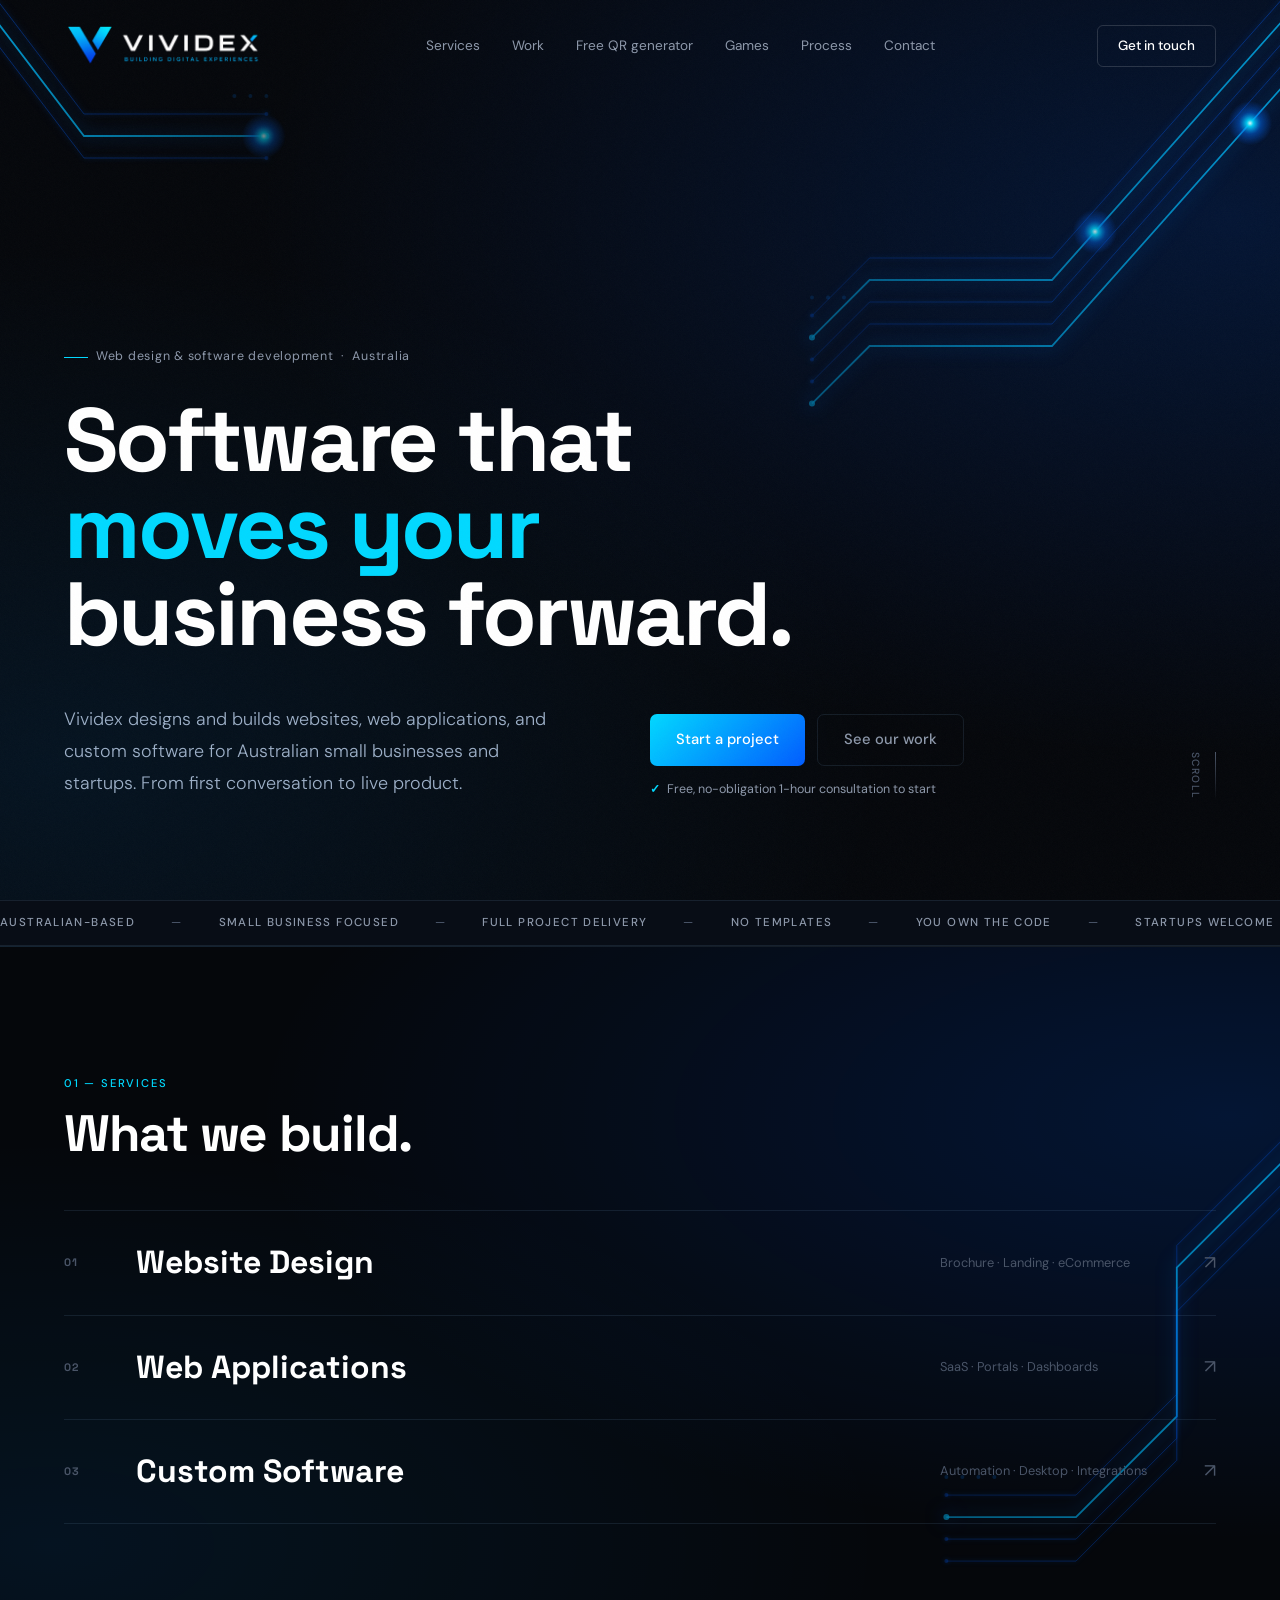
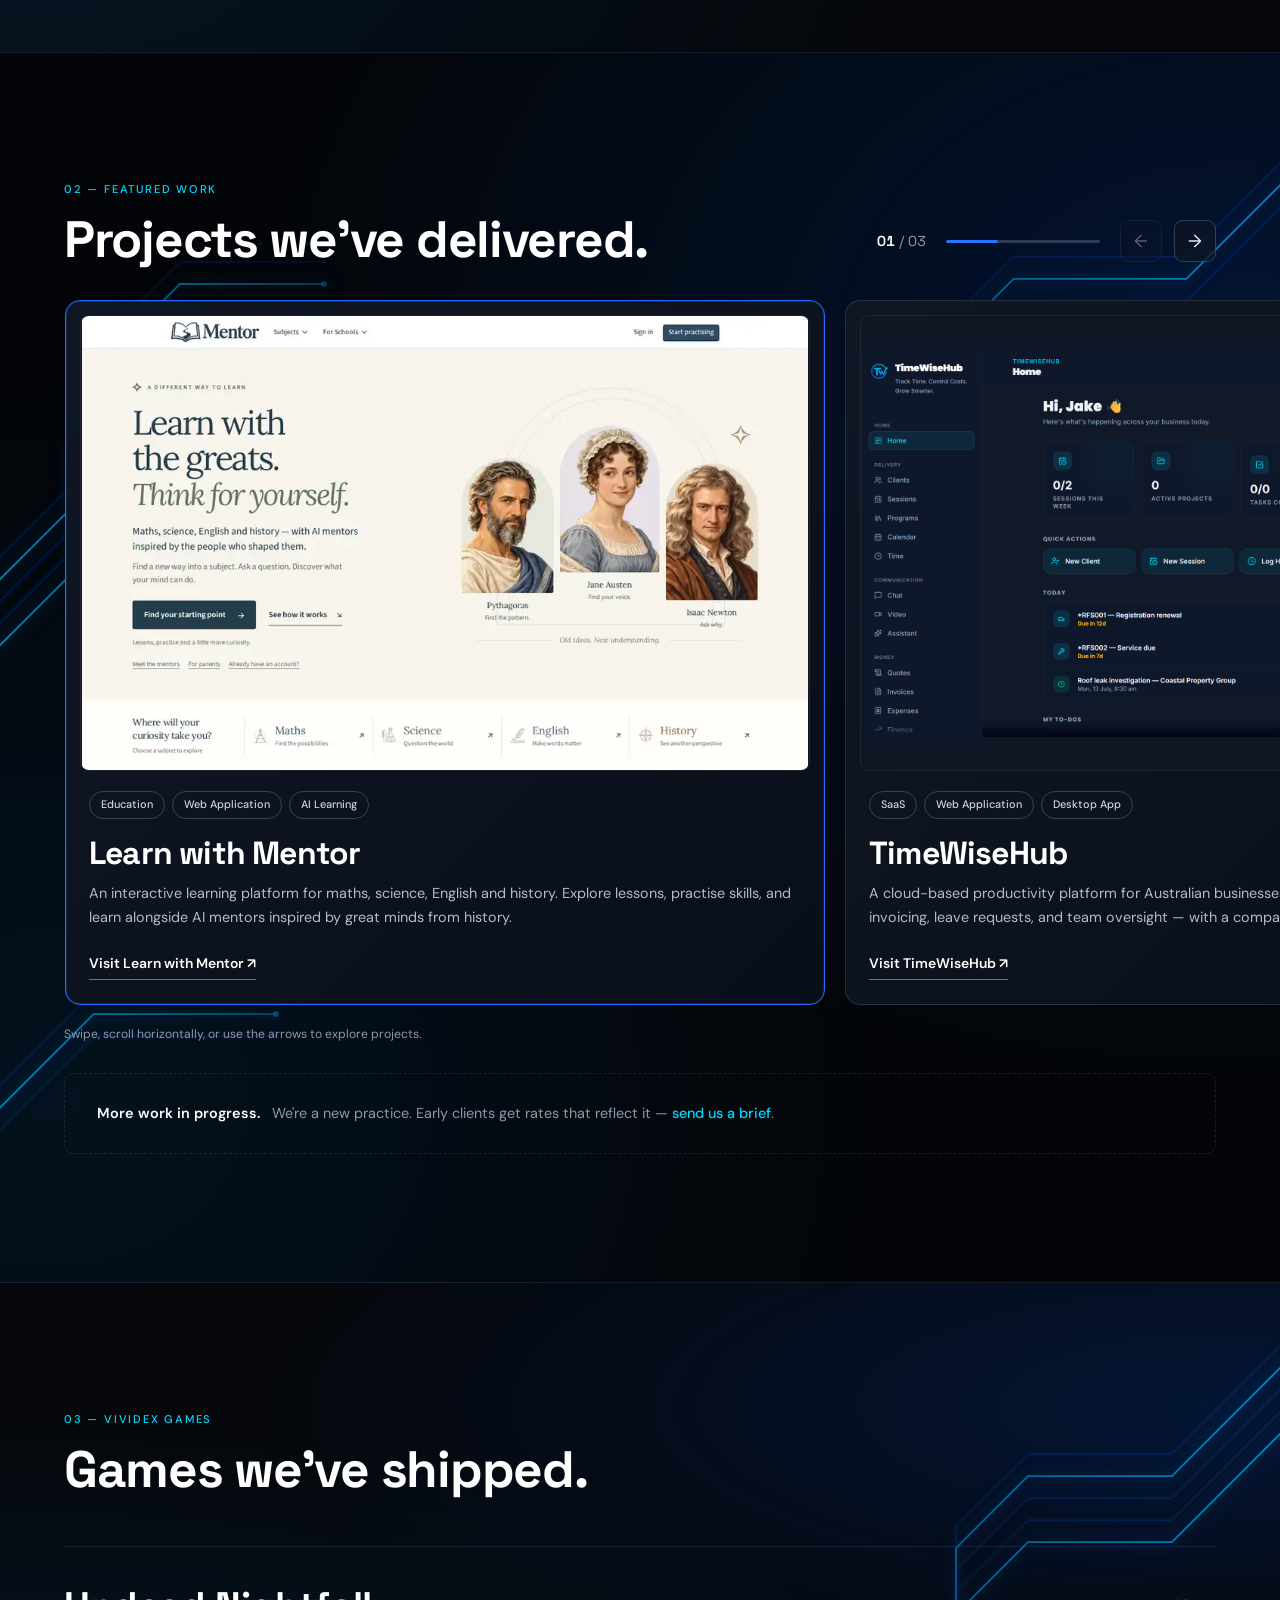
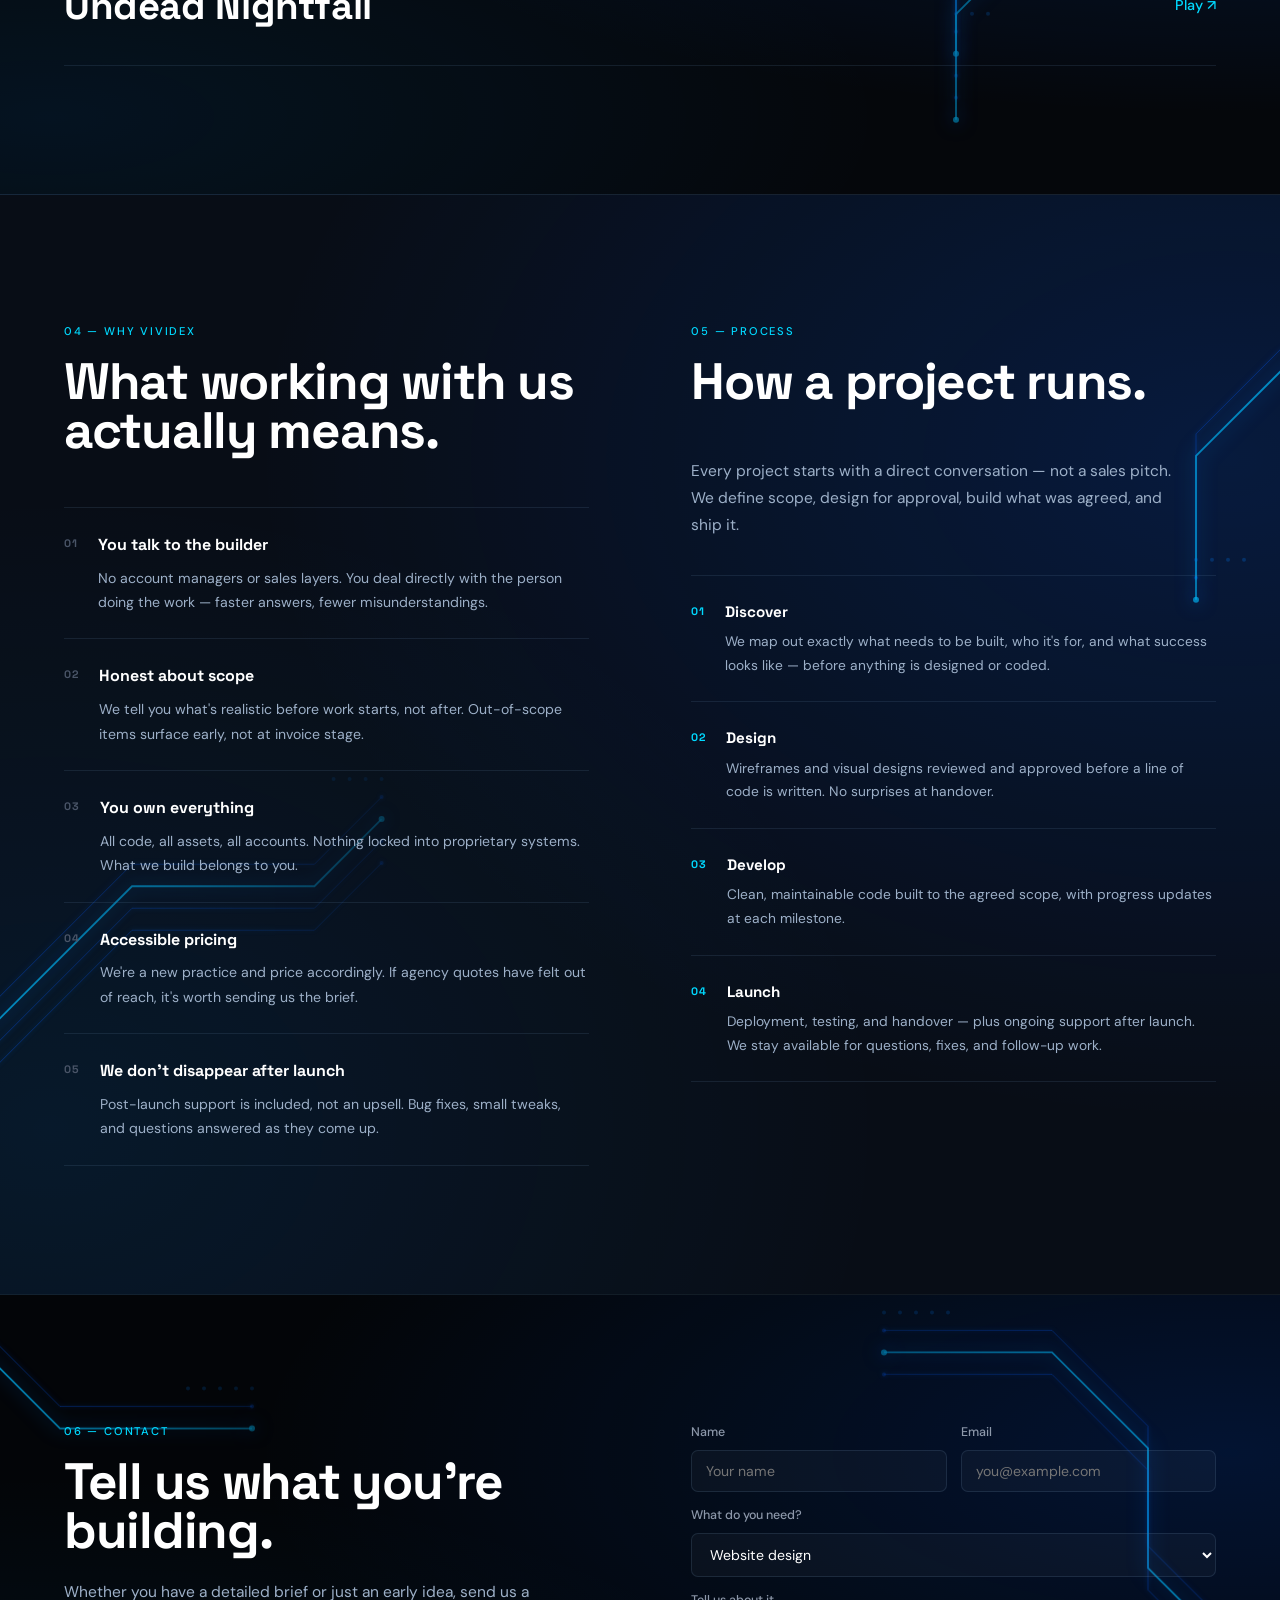
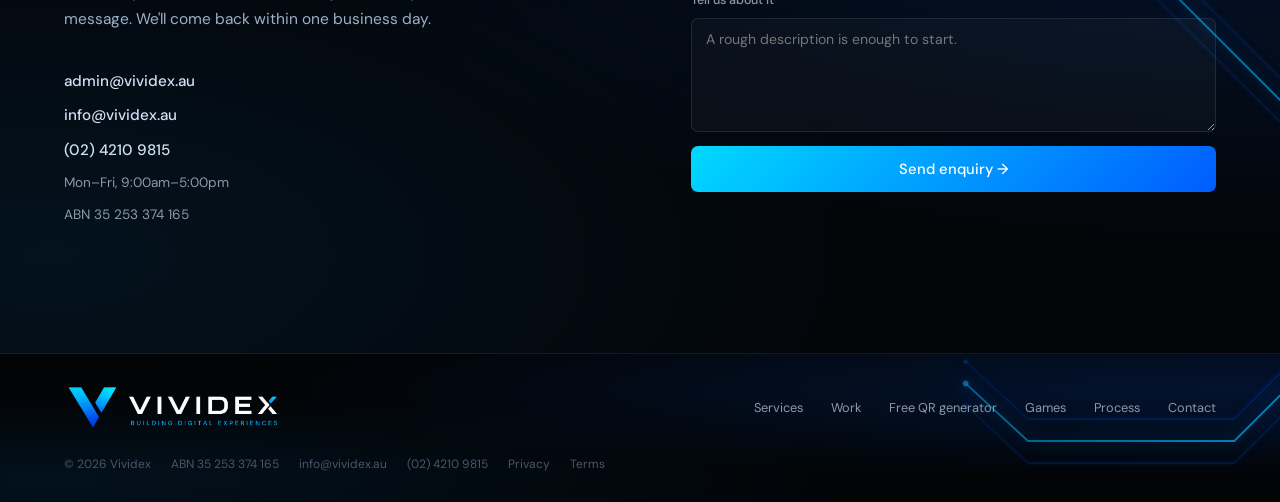
<file: index.html>
<!DOCTYPE html>
<html lang="en">
<head>
  <meta charset="UTF-8">
  <meta name="viewport" content="width=device-width, initial-scale=1.0">
  <meta name="description" content="Vividex designs and builds websites, web applications, and custom software for Australian small businesses and startups.">
  <meta property="og:title" content="Vividex | Web Design & Software Development">
  <meta property="og:description" content="Professional websites, web apps, and custom software for Australian small businesses.">
  <meta property="og:type" content="website">
  <meta name="theme-color" content="#05070b">
  <meta name="google-site-verification" content="6Z0rqZn6SbmBBxneNiJGStjnxknbRWDVysM5qJ7TdhY">
  <title>Vividex | Web Design & Software Development</title>
  <link rel="canonical" href="https://vividex.au/">
  <link rel="icon" href="favicon.ico" sizes="any">
  <link rel="icon" type="image/png" href="assets/favicon.png">
  <link rel="preconnect" href="https://fonts.googleapis.com">
  <link rel="preconnect" href="https://fonts.gstatic.com" crossorigin>
  <link href="https://fonts.googleapis.com/css2?family=Space+Grotesk:wght@500..700&family=DM+Sans:ital,opsz,wght@0,9..40,300;0,9..40,400;0,9..40,500;1,9..40,300&display=swap" rel="stylesheet">
  <link rel="stylesheet" href="styles.css">
</head>
<body>

  <div class="noise" aria-hidden="true"></div>

  <!-- ░░ NAV ░░ -->
  <header class="nav" id="nav">
    <a class="nav-logo" href="#top">
      <img class="brand-lockup nav-brand" src="assets/vividex-logo-transparent.png" alt="Vividex — Building Digital Experiences" width="1640" height="390">
    </a>
    <nav class="nav-links" aria-label="Primary">
      <a href="#services">Services</a>
      <a href="#work">Work</a>
      <a href="/qr-generator">Free QR generator</a>
      <a href="#games">Games</a>
      <a href="#process">Process</a>
      <a href="#contact">Contact</a>
    </nav>
    <a class="nav-cta" href="#contact">Get in touch</a>
    <div class="nav-mobile-actions">
      <a class="nav-mobile-quick" href="/qr-generator">Free QR <span aria-hidden="true">↗</span></a>
      <button class="nav-mobile-toggle" type="button" aria-controls="mobile-nav" aria-expanded="false" aria-label="Open menu">
        <span class="nav-mobile-bars" aria-hidden="true"></span>
      </button>
    </div>
    <nav class="nav-mobile-panel" id="mobile-nav" aria-label="Mobile navigation" hidden>
      <a href="#services">Services <span aria-hidden="true">↗</span></a>
      <a href="#work">Featured work <span aria-hidden="true">↗</span></a>
      <a class="nav-mobile-featured" href="/qr-generator">Free QR code generator <span aria-hidden="true">↗</span></a>
      <a href="#games">Games <span aria-hidden="true">↗</span></a>
      <a href="#process">Process <span aria-hidden="true">↗</span></a>
      <a href="#contact">Contact <span aria-hidden="true">↗</span></a>
    </nav>
  </header>

  <main id="top">

    <!-- ░░ HERO ░░ -->
    <section class="hero">
      <canvas class="hero-signal" id="hero-signal" aria-hidden="true"></canvas>
      <div class="hero-inner">
        <p class="hero-label">Web design &amp; software development &nbsp;·&nbsp; Australia</p>
        <h1 class="hero-h1">
          <span class="h1-line">Software that</span>
          <span class="h1-line h1-accent">moves your</span>
          <span class="h1-line">business forward.</span>
        </h1>
        <div class="hero-foot">
          <p class="hero-desc">Vividex designs and builds websites, web applications, and custom software for Australian small businesses and startups. From first conversation to live product.</p>
          <div class="hero-actions-wrap">
            <div class="hero-actions">
              <a class="btn-prim" href="#contact">Start a project</a>
              <a class="btn-ghost" href="#work">See our work</a>
            </div>
            <p class="hero-trust">Free, no-obligation 1-hour consultation to start</p>
          </div>
        </div>
      </div>
      <div class="hero-scroll-hint" aria-hidden="true">
        <span>Scroll</span>
        <div class="scroll-line"></div>
      </div>
    </section>

    <!-- ░░ TICKER ░░ -->
    <div class="ticker-wrap" aria-hidden="true">
      <div class="ticker-track">
        <span>Australian-based</span><span class="sep">—</span>
        <span>Small business focused</span><span class="sep">—</span>
        <span>Full project delivery</span><span class="sep">—</span>
        <span>No templates</span><span class="sep">—</span>
        <span>You own the code</span><span class="sep">—</span>
        <span>Startups welcome</span><span class="sep">—</span>
        <span>Clear pricing</span><span class="sep">—</span>
        <span>Australian-based</span><span class="sep">—</span>
        <span>Small business focused</span><span class="sep">—</span>
        <span>Full project delivery</span><span class="sep">—</span>
        <span>No templates</span><span class="sep">—</span>
        <span>You own the code</span><span class="sep">—</span>
        <span>Startups welcome</span><span class="sep">—</span>
        <span>Clear pricing</span><span class="sep">—</span>
      </div>
    </div>

    <!-- ░░ SERVICES ░░ -->
    <section id="services" class="services">
      <div class="section-head">
        <span class="section-label">01 — Services</span>
        <h2 class="section-h2">What we build.</h2>
      </div>
      <div class="srv-list" role="list">
        <div class="srv-row" role="listitem" tabindex="0" data-title="Website Design" data-desc="Professional websites built around your business — service sites, landing pages, booking integrations, and online stores. No marketplace templates. Every site is designed and coded for your specific audience.">
          <span class="srv-num">01</span>
          <span class="srv-name">Website Design</span>
          <span class="srv-meta">Brochure · Landing · eCommerce</span>
          <span class="srv-arrow">↗</span>
        </div>
        <div class="srv-row" role="listitem" tabindex="0" data-title="Web Applications" data-desc="Custom web apps and SaaS tools built from the ground up. Client portals, internal dashboards, subscription products, multi-tenant platforms — complex builds are where we're most at home.">
          <span class="srv-num">02</span>
          <span class="srv-name">Web Applications</span>
          <span class="srv-meta">SaaS · Portals · Dashboards</span>
          <span class="srv-arrow">↗</span>
        </div>
        <div class="srv-row" role="listitem" tabindex="0" data-title="Custom Software" data-desc="Purpose-built tools for specific business problems. Time tracking systems, booking platforms, workflow automation, reporting tools, desktop applications — if a spreadsheet is slowing you down, we can build something better.">
          <span class="srv-num">03</span>
          <span class="srv-name">Custom Software</span>
          <span class="srv-meta">Automation · Desktop · Integrations</span>
          <span class="srv-arrow">↗</span>
        </div>
      </div>
      <div class="srv-panel" id="srv-panel" aria-live="polite">
        <div class="srv-panel-inner">
          <p class="srv-panel-title" id="srv-panel-title"></p>
          <p class="srv-panel-desc" id="srv-panel-desc"></p>
        </div>
      </div>
    </section>

    <!-- ░░ WORK ░░ -->
    <section id="work" class="work">
      <div class="work-heading">
        <div class="section-head">
          <span class="section-label">02 — Featured Work</span>
          <h2 class="section-h2">Projects we've delivered.</h2>
        </div>

        <div class="catalogue-nav" aria-label="Browse featured projects">
          <span class="cat-counter" aria-hidden="true"><span id="work-catalogue-index">01</span><span class="cat-count-total"> / 03</span></span>
          <div class="cat-progress" role="progressbar" aria-label="Featured project" aria-valuemin="1" aria-valuemax="3" aria-valuenow="1" id="work-catalogue-progress">
            <span class="cat-progress-fill" id="work-catalogue-progress-fill"></span>
          </div>
          <button class="cat-arrow cat-prev" type="button" aria-label="Previous project" data-target="work-catalogue" disabled>←</button>
          <button class="cat-arrow cat-next" type="button" aria-label="Next project" data-target="work-catalogue">→</button>
          <p class="cat-status sr-only" aria-live="polite" aria-atomic="true" id="work-catalogue-status"></p>
        </div>
      </div>

      <div class="catalogue" id="work-catalogue" role="region" aria-roledescription="carousel" aria-label="Featured Vividex projects">
        <div class="catalogue-stage" tabindex="0" aria-label="Scroll featured projects horizontally">
          <article class="cat-card is-active" role="group" aria-roledescription="slide" aria-label="1 of 3: Learn with Mentor">
            <div class="cat-shot">
              <img src="assets/learn-with-mentor-homepage.webp" alt="Actual Learn with Mentor homepage introducing maths, science, English and history" loading="lazy" width="960" height="600" draggable="false">
            </div>
            <div class="cat-caption">
              <div class="cat-tags"><span>Education</span><span>Web Application</span><span>AI Learning</span></div>
              <h3 class="cat-name">Learn with Mentor</h3>
              <p class="cat-desc">An interactive learning platform for maths, science, English and history. Explore lessons, practise skills, and learn alongside AI mentors inspired by great minds from history.</p>
              <a class="cat-link" href="https://www.learnwithmentor.com.au" target="_blank" rel="noopener noreferrer">Visit Learn with Mentor ↗</a>
            </div>
          </article>

          <article class="cat-card" role="group" aria-roledescription="slide" aria-label="2 of 3: TimeWiseHub">
            <div class="cat-shot">
              <img src="assets/timewisehub-dashboard.png" alt="Actual TimeWiseHub dashboard showing sessions, clients, actions, and tasks" loading="lazy" width="1920" height="1020" draggable="false">
            </div>
            <div class="cat-caption">
              <div class="cat-tags"><span>SaaS</span><span>Web Application</span><span>Desktop App</span></div>
              <h3 class="cat-name">TimeWiseHub</h3>
              <p class="cat-desc">A cloud-based productivity platform for Australian businesses. Time tracking, expense management, invoicing, leave requests, and team oversight — with a companion Windows desktop app.</p>
              <a class="cat-link" href="https://timewisehub.com.au" target="_blank" rel="noopener noreferrer">Visit TimeWiseHub ↗</a>
            </div>
          </article>

          <article class="cat-card" role="group" aria-roledescription="slide" aria-label="3 of 3: JetFit">
            <div class="cat-shot">
              <img src="assets/jetfit-dashboard.png" alt="Actual JetFit coach dashboard showing client overview, sessions, and quick actions" loading="lazy" width="1920" height="910" draggable="false">
            </div>
            <div class="cat-caption">
              <div class="cat-tags"><span>SaaS</span><span>Web Application</span><span>Coaching Platform</span></div>
              <h3 class="cat-name">JetFit</h3>
              <p class="cat-desc">A client management platform for online fitness coaches. Onboarding, workout programming, nutrition tracking with barcode scanning, weekly check-ins, messaging, and direct invoicing.</p>
              <a class="cat-link" href="https://jetfit.com.au" target="_blank" rel="noopener noreferrer">Visit JetFit ↗</a>
            </div>
          </article>
        </div>
      </div>
      <p class="cat-hint">Swipe, scroll horizontally, or use the arrows to explore projects.</p>

      <div class="more-projects">
        <div class="mp-text">
          <strong>More work in progress.</strong>
          <span>We're a new practice. Early clients get rates that reflect it — <a href="#contact">send us a brief</a>.</span>
        </div>
      </div>
    </section>

    <!-- ░░ GAMES ░░ -->
    <section id="games" class="games">
      <div class="section-head">
        <span class="section-label">03 — Vividex Games</span>
        <h2 class="section-h2">Games we've shipped.</h2>
      </div>

      <ul class="game-list">
        <li class="game-item">
          <a class="game-title" href="/games/undead-nightfall">Undead Nightfall</a>
          <a class="game-play" href="https://undead-nightfall.vercel.app" target="_blank" rel="noopener">Play ↗</a>
        </li>
      </ul>
    </section>

    <!-- ░░ WHY + PROCESS ░░ -->
    <section id="process" class="about">
      <div class="about-grid">
        <div class="about-why">
          <div class="section-head">
            <span class="section-label">04 — Why Vividex</span>
            <h2 class="section-h2">What working with us actually means.</h2>
          </div>
          <div class="why-list">
            <div class="why-item">
              <span class="why-num">01</span>
              <div>
                <h3>You talk to the builder</h3>
                <p>No account managers or sales layers. You deal directly with the person doing the work — faster answers, fewer misunderstandings.</p>
              </div>
            </div>
            <div class="why-item">
              <span class="why-num">02</span>
              <div>
                <h3>Honest about scope</h3>
                <p>We tell you what's realistic before work starts, not after. Out-of-scope items surface early, not at invoice stage.</p>
              </div>
            </div>
            <div class="why-item">
              <span class="why-num">03</span>
              <div>
                <h3>You own everything</h3>
                <p>All code, all assets, all accounts. Nothing locked into proprietary systems. What we build belongs to you.</p>
              </div>
            </div>
            <div class="why-item">
              <span class="why-num">04</span>
              <div>
                <h3>Accessible pricing</h3>
                <p>We're a new practice and price accordingly. If agency quotes have felt out of reach, it's worth sending us the brief.</p>
              </div>
            </div>
            <div class="why-item">
              <span class="why-num">05</span>
              <div>
                <h3>We don't disappear after launch</h3>
                <p>Post-launch support is included, not an upsell. Bug fixes, small tweaks, and questions answered as they come up.</p>
              </div>
            </div>
          </div>
        </div>

        <div class="about-process">
          <div class="section-head">
            <span class="section-label">05 — Process</span>
            <h2 class="section-h2">How a project runs.</h2>
          </div>
          <p class="process-intro">Every project starts with a direct conversation — not a sales pitch. We define scope, design for approval, build what was agreed, and ship it.</p>
          <ol class="process-list">
            <li>
              <div class="pl-num">01</div>
              <div class="pl-body">
                <h3>Discover</h3>
                <p>We map out exactly what needs to be built, who it's for, and what success looks like — before anything is designed or coded.</p>
              </div>
            </li>
            <li>
              <div class="pl-num">02</div>
              <div class="pl-body">
                <h3>Design</h3>
                <p>Wireframes and visual designs reviewed and approved before a line of code is written. No surprises at handover.</p>
              </div>
            </li>
            <li>
              <div class="pl-num">03</div>
              <div class="pl-body">
                <h3>Develop</h3>
                <p>Clean, maintainable code built to the agreed scope, with progress updates at each milestone.</p>
              </div>
            </li>
            <li>
              <div class="pl-num">04</div>
              <div class="pl-body">
                <h3>Launch</h3>
                <p>Deployment, testing, and handover — plus ongoing support after launch. We stay available for questions, fixes, and follow-up work.</p>
              </div>
            </li>
          </ol>
        </div>
      </div>
    </section>

    <!-- ░░ CONTACT ░░ -->
    <section id="contact" class="contact">
      <div class="contact-inner">
        <div class="contact-left">
          <span class="section-label">06 — Contact</span>
          <h2 class="contact-h2">Tell us what you're building.</h2>
          <p class="contact-body">Whether you have a detailed brief or just an early idea, send us a message. We'll come back within one business day.</p>
          <div class="contact-links">
            <a href="mailto:admin@vividex.au">admin@vividex.au</a>
            <a href="mailto:info@vividex.au">info@vividex.au</a>
            <a href="tel:0242109815">(02) 4210 9815</a>
            <span>Mon–Fri, 9:00am–5:00pm</span>
            <span>ABN 35 253 374 165</span>
          </div>
        </div>
        <div class="contact-right">
          <form class="cform" method="POST" action="/api/contact">
            <input type="checkbox" name="botcheck" style="display:none" tabindex="-1" autocomplete="off">
            <div class="cform-row">
              <label>Name<input type="text" name="name" placeholder="Your name" required></label>
              <label>Email<input type="email" name="email" placeholder="you@example.com" required></label>
            </div>
            <label>What do you need?
              <select name="project">
                <option>Website design</option>
                <option>Web application</option>
                <option>Custom software</option>
                <option>Not sure yet</option>
              </select>
            </label>
            <label>Tell us about it
              <textarea name="message" rows="5" placeholder="A rough description is enough to start." required></textarea>
            </label>
            <button class="btn-prim" type="submit">Send enquiry →</button>
          </form>
        </div>
      </div>
    </section>

  </main>

  <footer class="footer">
    <div class="footer-inner">
      <a class="footer-brand" href="/" aria-label="Vividex home"><img class="brand-lockup footer-brand-image" src="assets/vividex-logo-transparent.png" alt="Vividex — Building Digital Experiences" width="1640" height="390" loading="lazy"></a>
      <nav class="footer-nav">
        <a href="#services">Services</a>
        <a href="#work">Work</a>
      <a href="/qr-generator">Free QR generator</a>
        <a href="#games">Games</a>
        <a href="#process">Process</a>
        <a href="#contact">Contact</a>
      </nav>
      <div class="footer-legal">
        <span>© 2026 Vividex</span>
        <span>ABN 35 253 374 165</span>
        <span>info@vividex.au</span>
        <span>(02) 4210 9815</span>
        <span><a href="/privacy">Privacy</a></span>
        <span><a href="/terms">Terms</a></span>
      </div>
    </div>
  </footer>

  <script src="script.js"></script>
  <script src="/nav-menu.js"></script>
</body>
</html>
</file>
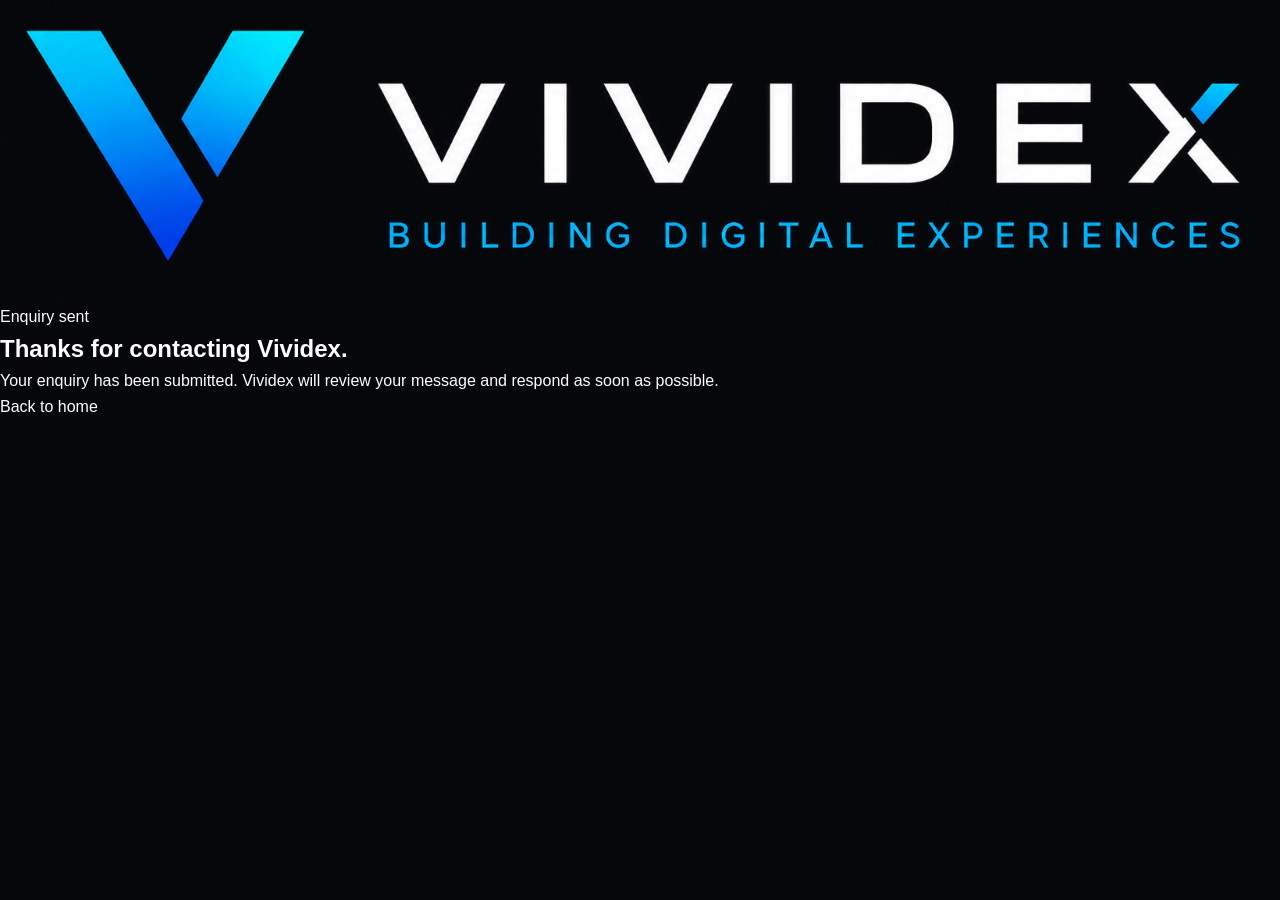
<file: success/index.html>
<!DOCTYPE html>
<html lang="en">
<head>
  <meta charset="UTF-8">
  <meta name="viewport" content="width=device-width, initial-scale=1.0">
  <meta name="robots" content="noindex">
  <title>Enquiry Sent | Vividex</title>
  <link rel="icon" href="../favicon.ico" sizes="any">
  <link rel="icon" type="image/png" href="../assets/favicon.png">
  <link rel="preconnect" href="https://fonts.googleapis.com">
  <link rel="preconnect" href="https://fonts.gstatic.com" crossorigin>
  <link href="https://fonts.googleapis.com/css2?family=Inter:wght@400;600;700;800&display=swap" rel="stylesheet">
  <link rel="stylesheet" href="../styles.css">
</head>
<body>
  <main class="success-page">
    <section class="success-panel">
      <img src="../assets/vividex-logo-transparent.png" alt="Vividex">
      <p class="eyebrow">Enquiry sent</p>
      <h1>Thanks for contacting Vividex.</h1>
      <p>Your enquiry has been submitted. Vividex will review your message and respond as soon as possible.</p>
      <a class="button primary" href="../index.html">Back to home</a>
    </section>
  </main>
</body>
</html>
</file>
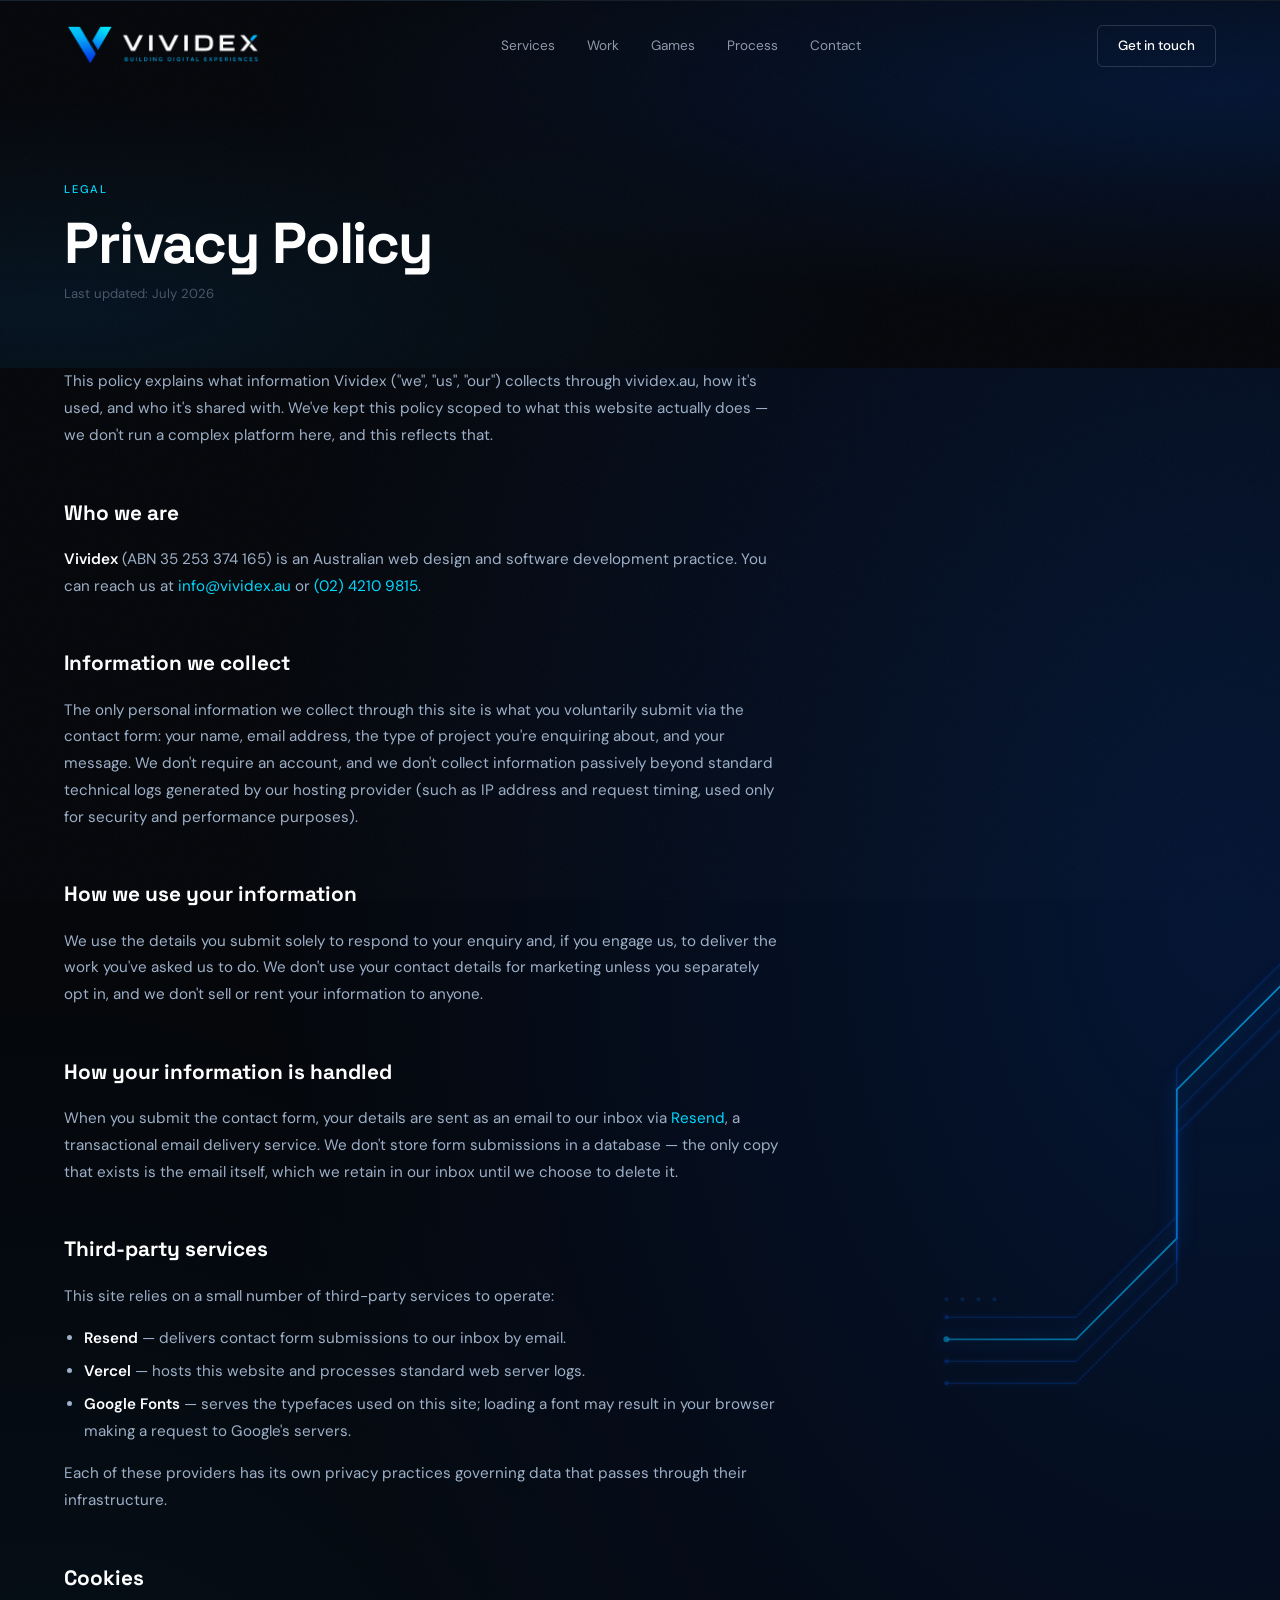
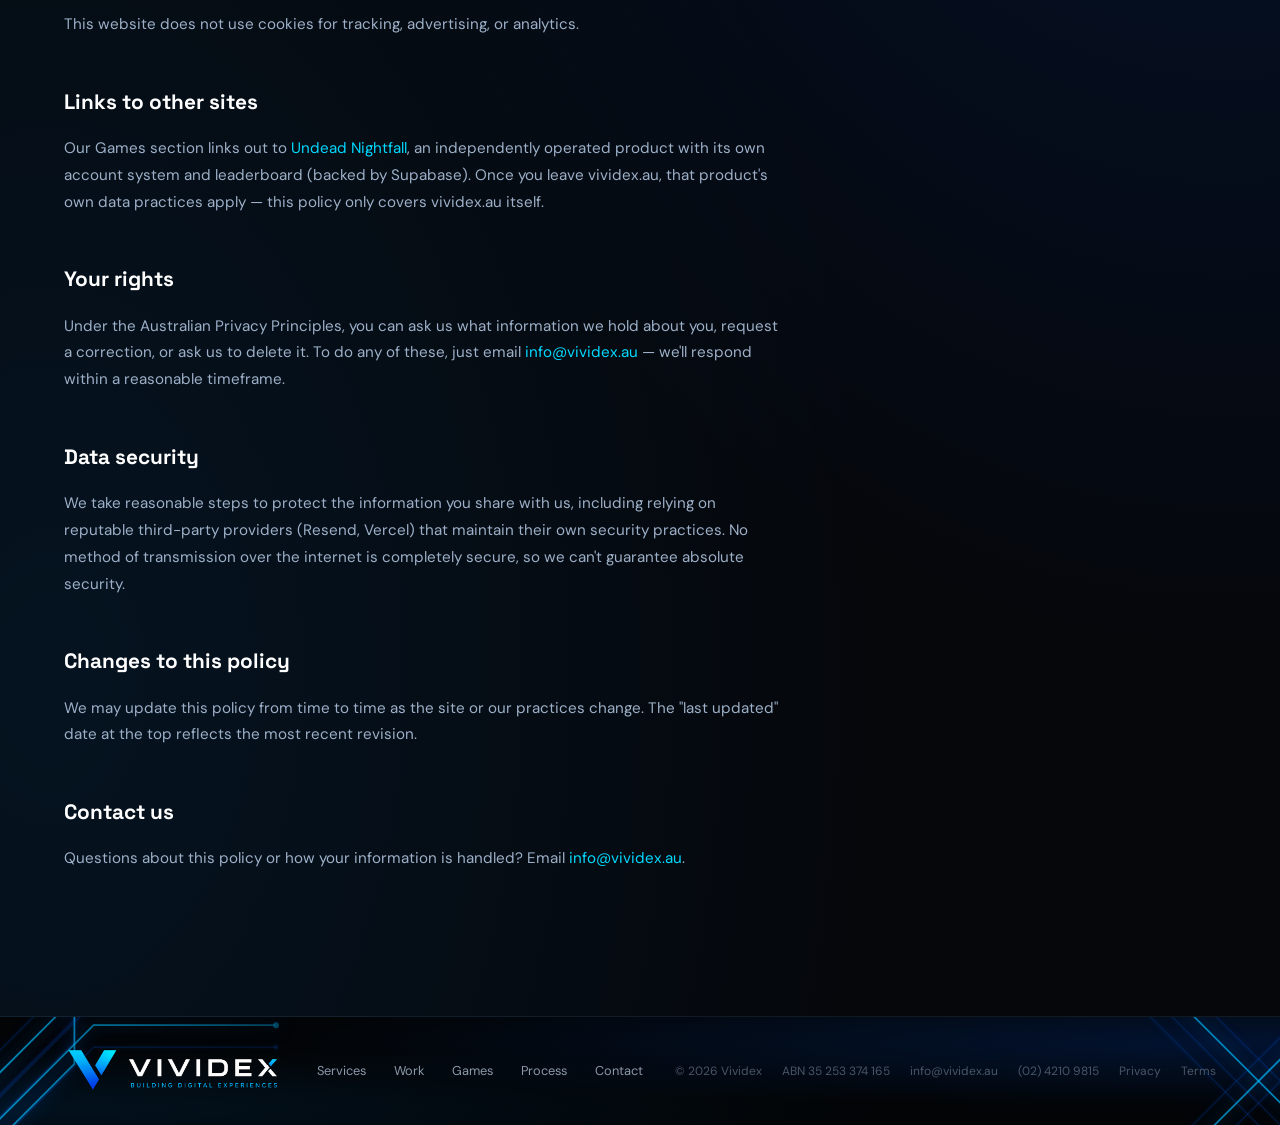
<file: privacy.html>
<!DOCTYPE html>
<html lang="en">
<head>
  <meta charset="UTF-8">
  <meta name="viewport" content="width=device-width, initial-scale=1.0">
  <meta name="description" content="Vividex Privacy Policy — how we collect, use, and protect information submitted through vividex.au.">
  <meta name="robots" content="noindex, follow">
  <meta name="theme-color" content="#05070b">
  <title>Privacy Policy | Vividex</title>
  <link rel="canonical" href="https://vividex.au/privacy">
  <link rel="icon" href="favicon.ico" sizes="any">
  <link rel="icon" type="image/png" href="assets/favicon.png">
  <link rel="preconnect" href="https://fonts.googleapis.com">
  <link rel="preconnect" href="https://fonts.gstatic.com" crossorigin>
  <link href="https://fonts.googleapis.com/css2?family=Space+Grotesk:wght@500..700&family=DM+Sans:ital,opsz,wght@0,9..40,300;0,9..40,400;0,9..40,500;1,9..40,300&display=swap" rel="stylesheet">
  <link rel="stylesheet" href="styles.css">
</head>
<body>

  <div class="noise" aria-hidden="true"></div>

  <!-- ░░ NAV ░░ -->
  <header class="nav" id="nav">
    <a class="nav-logo" href="/"><img class="brand-lockup nav-brand" src="assets/vividex-logo-transparent.png" alt="Vividex — Building Digital Experiences" width="1640" height="390"></a>
    <nav class="nav-links" aria-label="Primary">
      <a href="/#services">Services</a>
      <a href="/#work">Work</a>
      <a href="/#games">Games</a>
      <a href="/#process">Process</a>
      <a href="/#contact">Contact</a>
    </nav>
    <a class="nav-cta" href="/#contact">Get in touch</a>
  </header>

  <main>
    <section class="legal-hero">
      <span class="section-label">Legal</span>
      <h1 class="legal-h1">Privacy Policy</h1>
      <p class="legal-updated">Last updated: July 2026</p>
    </section>

    <section class="legal-content">
      <div class="legal-content-inner">
        <p>This policy explains what information Vividex ("we", "us", "our") collects through vividex.au, how it's used, and who it's shared with. We've kept this policy scoped to what this website actually does — we don't run a complex platform here, and this reflects that.</p>

        <h2>Who we are</h2>
        <p><strong>Vividex</strong> (ABN 35 253 374 165) is an Australian web design and software development practice. You can reach us at <a href="mailto:info@vividex.au">info@vividex.au</a> or <a href="tel:0242109815">(02) 4210 9815</a>.</p>

        <h2>Information we collect</h2>
        <p>The only personal information we collect through this site is what you voluntarily submit via the contact form: your name, email address, the type of project you're enquiring about, and your message. We don't require an account, and we don't collect information passively beyond standard technical logs generated by our hosting provider (such as IP address and request timing, used only for security and performance purposes).</p>

        <h2>How we use your information</h2>
        <p>We use the details you submit solely to respond to your enquiry and, if you engage us, to deliver the work you've asked us to do. We don't use your contact details for marketing unless you separately opt in, and we don't sell or rent your information to anyone.</p>

        <h2>How your information is handled</h2>
        <p>When you submit the contact form, your details are sent as an email to our inbox via <a href="https://resend.com" target="_blank" rel="noopener">Resend</a>, a transactional email delivery service. We don't store form submissions in a database — the only copy that exists is the email itself, which we retain in our inbox until we choose to delete it.</p>

        <h2>Third-party services</h2>
        <p>This site relies on a small number of third-party services to operate:</p>
        <ul>
          <li><strong>Resend</strong> — delivers contact form submissions to our inbox by email.</li>
          <li><strong>Vercel</strong> — hosts this website and processes standard web server logs.</li>
          <li><strong>Google Fonts</strong> — serves the typefaces used on this site; loading a font may result in your browser making a request to Google's servers.</li>
        </ul>
        <p>Each of these providers has its own privacy practices governing data that passes through their infrastructure.</p>

        <h2>Cookies</h2>
        <p>This website does not use cookies for tracking, advertising, or analytics.</p>

        <h2>Links to other sites</h2>
        <p>Our Games section links out to <a href="https://undead-nightfall.vercel.app" target="_blank" rel="noopener">Undead Nightfall</a>, an independently operated product with its own account system and leaderboard (backed by Supabase). Once you leave vividex.au, that product's own data practices apply — this policy only covers vividex.au itself.</p>

        <h2>Your rights</h2>
        <p>Under the Australian Privacy Principles, you can ask us what information we hold about you, request a correction, or ask us to delete it. To do any of these, just email <a href="mailto:info@vividex.au">info@vividex.au</a> — we'll respond within a reasonable timeframe.</p>

        <h2>Data security</h2>
        <p>We take reasonable steps to protect the information you share with us, including relying on reputable third-party providers (Resend, Vercel) that maintain their own security practices. No method of transmission over the internet is completely secure, so we can't guarantee absolute security.</p>

        <h2>Changes to this policy</h2>
        <p>We may update this policy from time to time as the site or our practices change. The "last updated" date at the top reflects the most recent revision.</p>

        <h2>Contact us</h2>
        <p>Questions about this policy or how your information is handled? Email <a href="mailto:info@vividex.au">info@vividex.au</a>.</p>
      </div>
    </section>
  </main>

  <footer class="footer">
    <div class="footer-inner">
      <a class="footer-brand" href="/" aria-label="Vividex home"><img class="brand-lockup footer-brand-image" src="assets/vividex-logo-transparent.png" alt="Vividex — Building Digital Experiences" width="1640" height="390" loading="lazy"></a>
      <nav class="footer-nav">
        <a href="/#services">Services</a>
        <a href="/#work">Work</a>
        <a href="/#games">Games</a>
        <a href="/#process">Process</a>
        <a href="/#contact">Contact</a>
      </nav>
      <div class="footer-legal">
        <span>© 2026 Vividex</span>
        <span>ABN 35 253 374 165</span>
        <span>info@vividex.au</span>
        <span>(02) 4210 9815</span>
        <span><a href="/privacy.html">Privacy</a></span>
        <span><a href="/terms.html">Terms</a></span>
      </div>
    </div>
  </footer>

  <script src="script.js"></script>
</body>
</html>
</file>
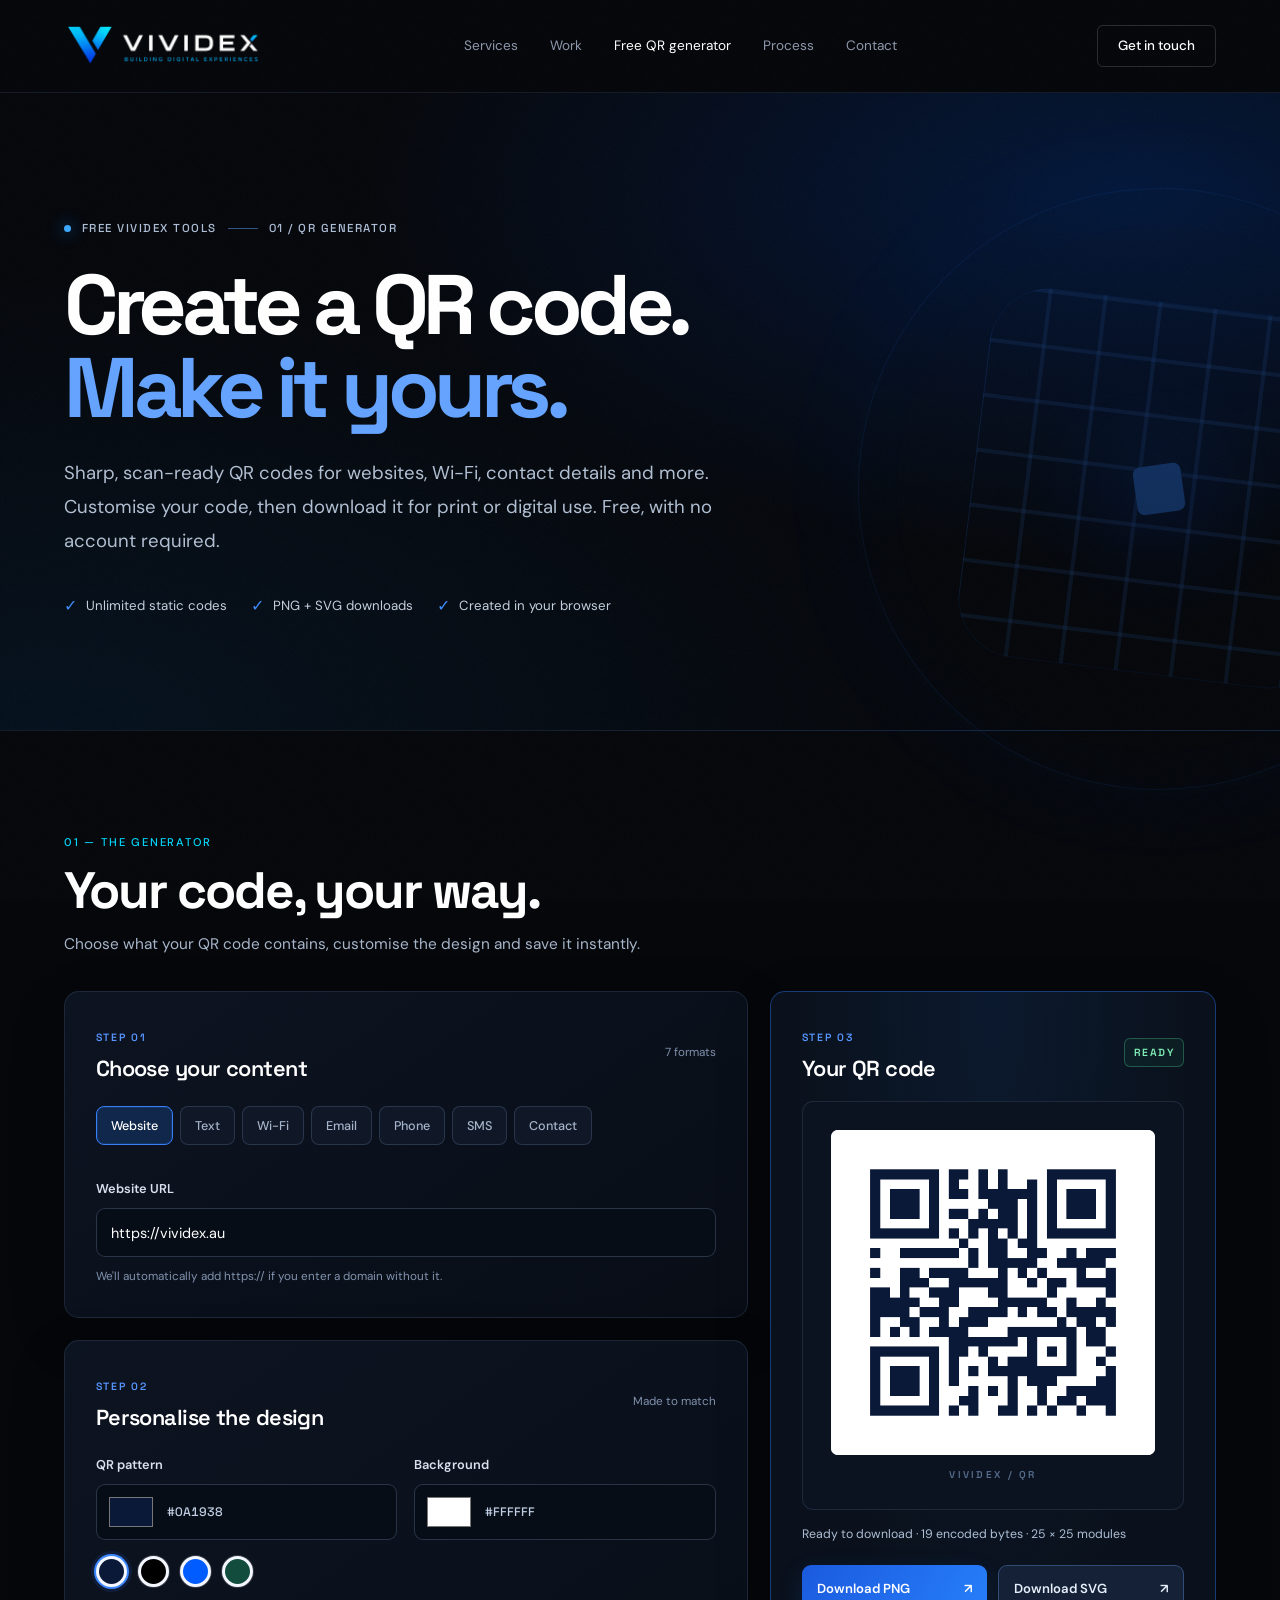
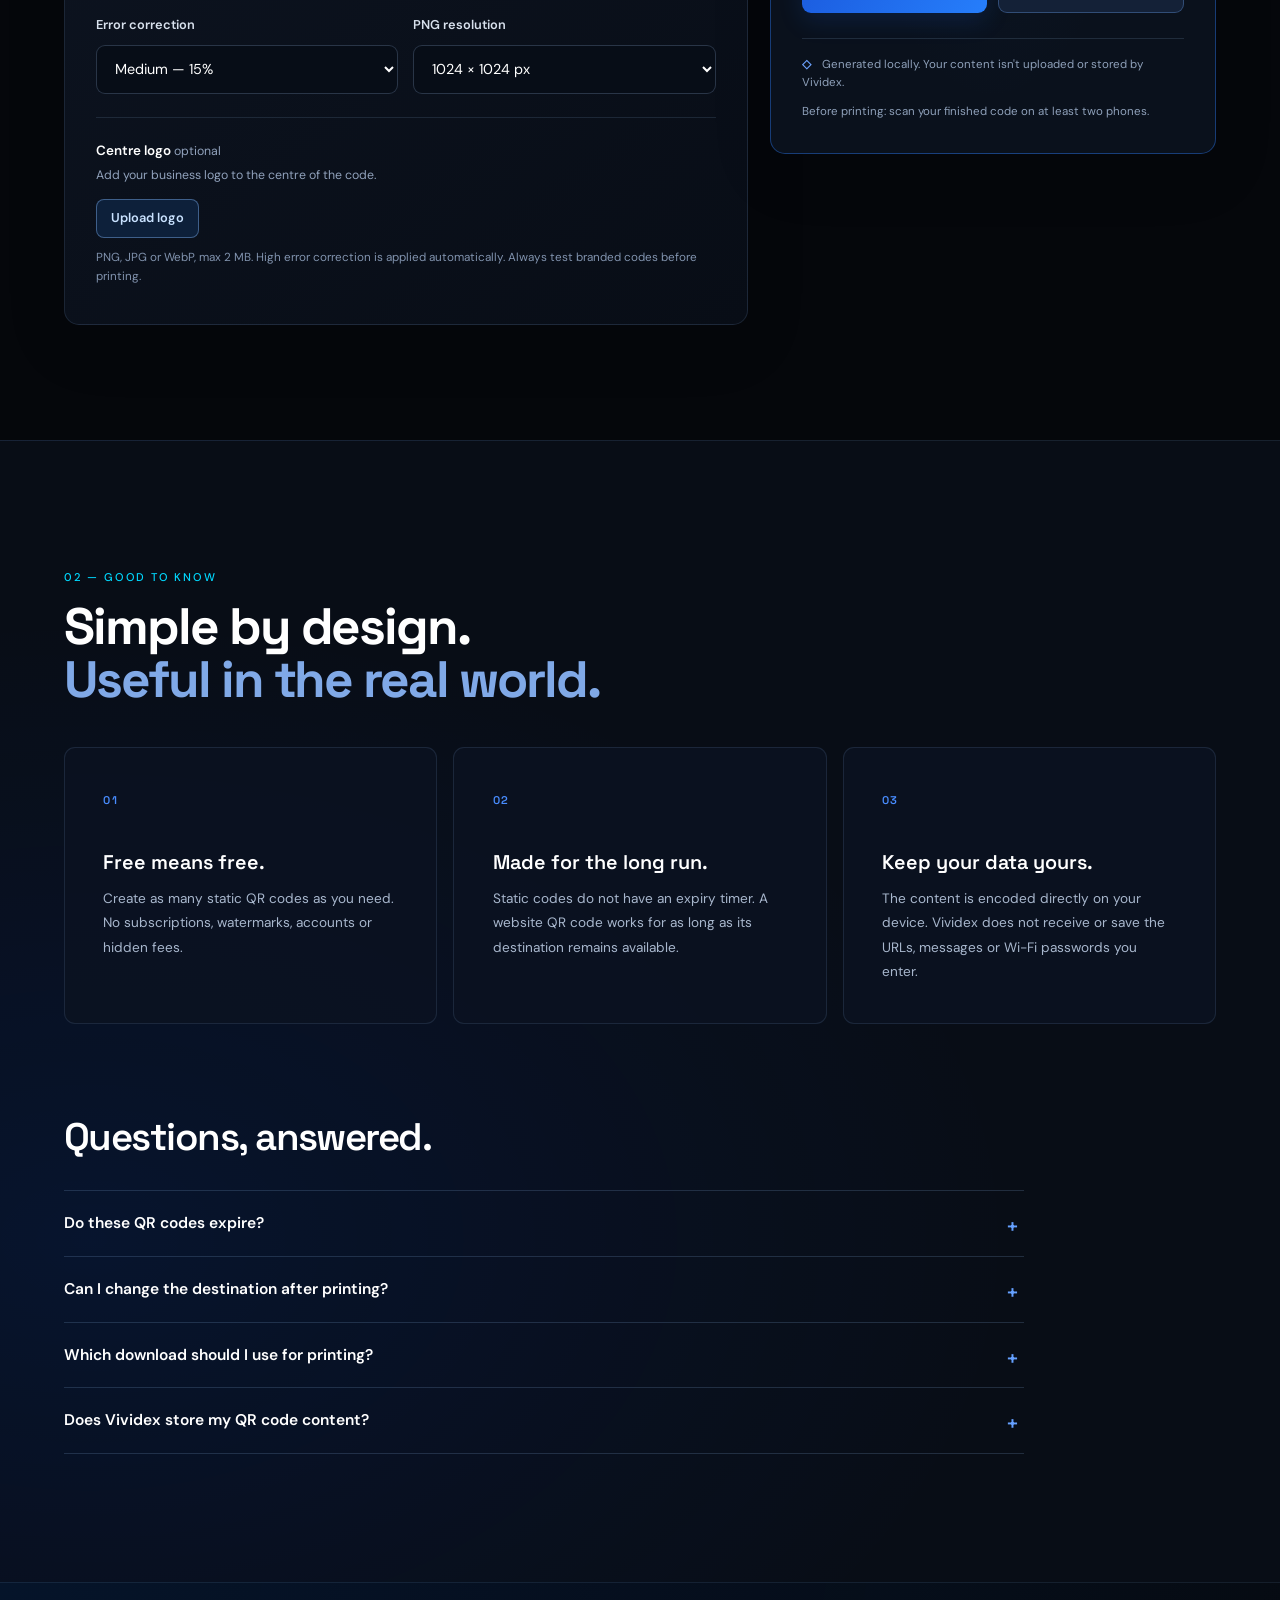
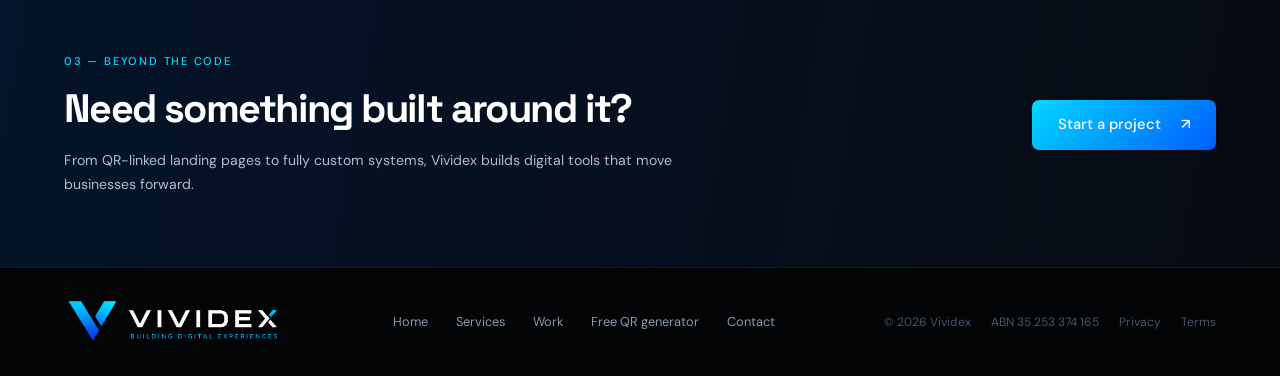
<file: qr-generator.html>
<!DOCTYPE html>
<html lang="en-AU">
<head>
  <meta charset="UTF-8">
  <meta name="viewport" content="width=device-width, initial-scale=1">
  <meta name="description" content="Create free QR codes for websites, Wi-Fi, contact details, SMS and more. Customise colours and download high-resolution PNG or SVG QR codes. No signup or expiry.">
  <meta name="theme-color" content="#05070b">
  <meta property="og:type" content="website">
  <meta property="og:title" content="Free QR Code Generator | Vividex">
  <meta property="og:description" content="Make custom, downloadable QR codes for free. No account, no tracking and no subscription.">
  <meta property="og:url" content="https://vividex.au/qr-generator">
  <title>Free QR Code Generator | Custom PNG &amp; SVG | Vividex</title>
  <link rel="canonical" href="https://vividex.au/qr-generator">
  <link rel="icon" href="/favicon.ico" sizes="any">
  <link rel="icon" type="image/png" href="/assets/favicon.png">
  <link rel="preconnect" href="https://fonts.googleapis.com">
  <link rel="preconnect" href="https://fonts.gstatic.com" crossorigin>
  <link href="https://fonts.googleapis.com/css2?family=Space+Grotesk:wght@500..700&family=DM+Sans:ital,opsz,wght@0,9..40,300;0,9..40,400;0,9..40,500;1,9..40,300&display=swap" rel="stylesheet">
  <link rel="stylesheet" href="/styles.css">
  <link rel="stylesheet" href="/qr-generator.css">
  <script type="application/ld+json">{
    "@context":"https://schema.org",
    "@type":"WebApplication",
    "name":"Vividex Free QR Code Generator",
    "url":"https://vividex.au/qr-generator",
    "applicationCategory":"UtilitiesApplication",
    "operatingSystem":"Any",
    "isAccessibleForFree":true,
    "description":"Create and customise static QR codes in your browser. Download printable PNG and SVG files without an account.",
    "offers":{"@type":"Offer","price":"0","priceCurrency":"AUD"},
    "publisher":{"@type":"Organization","name":"Vividex","url":"https://vividex.au"}
  }</script>
  <script defer src="/assets/vendor/qrcode-generator.js"></script>
  <script defer src="/assets/vendor/qrcode-utf8.js"></script>
  <script defer src="/qr-generator.js"></script>
  <script defer src="/nav-menu.js"></script>
</head>
<body class="qr-page">
  <div class="noise" aria-hidden="true"></div>
  <header class="nav qr-navbar" id="top">
    <a class="nav-logo" href="/" aria-label="Vividex home">
      <img class="brand-lockup nav-brand" src="/assets/vividex-logo-transparent.png" alt="Vividex — Building Digital Experiences" width="1640" height="390">
    </a>
    <nav class="nav-links" aria-label="Primary">
      <a href="/#services">Services</a>
      <a href="/#work">Work</a>
      <a href="/qr-generator" aria-current="page">Free QR generator</a>
      <a href="/#process">Process</a>
      <a href="/#contact">Contact</a>
    </nav>
    <a class="nav-cta" href="/#contact">Get in touch</a>
    <div class="nav-mobile-actions">
      <a class="nav-mobile-quick" href="/qr-generator" aria-current="page">Free QR <span aria-hidden="true">↗</span></a>
      <button class="nav-mobile-toggle" type="button" aria-controls="mobile-nav" aria-expanded="false" aria-label="Open menu">
        <span class="nav-mobile-bars" aria-hidden="true"></span>
      </button>
    </div>
    <nav class="nav-mobile-panel" id="mobile-nav" aria-label="Mobile navigation" hidden>
      <a href="/">Home <span aria-hidden="true">↗</span></a>
      <a href="/#services">Services <span aria-hidden="true">↗</span></a>
      <a href="/#work">Featured work <span aria-hidden="true">↗</span></a>
      <a class="nav-mobile-featured" href="/qr-generator" aria-current="page">Free QR code generator <span aria-hidden="true">↗</span></a>
      <a href="/#games">Games <span aria-hidden="true">↗</span></a>
      <a href="/#process">Process <span aria-hidden="true">↗</span></a>
      <a href="/#contact">Contact <span aria-hidden="true">↗</span></a>
    </nav>
  </header>

  <main id="main-content">
    <section class="qr-hero" aria-labelledby="qr-title">
      <div class="qr-hero-inner">
        <div class="qr-eyebrow"><span class="qr-glow-dot" aria-hidden="true"></span> FREE VIVIDEX TOOLS <span class="qr-eyebrow-line" aria-hidden="true"></span> 01 / QR GENERATOR</div>
        <h1 id="qr-title">Create a QR code.<br><span>Make it yours.</span></h1>
        <p class="qr-hero-lead">Sharp, scan-ready QR codes for websites, Wi-Fi, contact details and more. Customise your code, then download it for print or digital use. Free, with no account required.</p>
        <div class="qr-hero-points" aria-label="What you get">
          <span><i aria-hidden="true">✓</i> Unlimited static codes</span>
          <span><i aria-hidden="true">✓</i> PNG + SVG downloads</span>
          <span><i aria-hidden="true">✓</i> Created in your browser</span>
        </div>
      </div>
      <div class="qr-hero-decoration" aria-hidden="true"><div class="qr-deco-frame"><div class="qr-deco-grid"></div><div class="qr-deco-core"></div></div></div>
    </section>

    <section class="qr-workspace" aria-labelledby="builder-title">
      <div class="qr-workspace-heading">
        <span class="section-label">01 — The Generator</span>
        <h2 id="builder-title" class="qr-section-title">Your code, your way.</h2>
        <p>Choose what your QR code contains, customise the design and save it instantly.</p>
      </div>

      <div class="qr-builder-grid">
        <div class="qr-builder-main">
          <div class="qr-panel qr-content-panel">
            <div class="qr-panel-heading"><div><span class="qr-step">STEP 01</span><h3>Choose your content</h3></div><span class="qr-panel-aside">7 formats</span></div>
            <div class="qr-tabs" role="tablist" aria-label="QR code content type">
              <button class="qr-tab is-selected" id="tab-url" type="button" role="tab" aria-selected="true" aria-controls="panel-url" tabindex="0" data-qr-type="url">Website</button>
              <button class="qr-tab" id="tab-text" type="button" role="tab" aria-selected="false" aria-controls="panel-text" tabindex="-1" data-qr-type="text">Text</button>
              <button class="qr-tab" id="tab-wifi" type="button" role="tab" aria-selected="false" aria-controls="panel-wifi" tabindex="-1" data-qr-type="wifi">Wi-Fi</button>
              <button class="qr-tab" id="tab-email" type="button" role="tab" aria-selected="false" aria-controls="panel-email" tabindex="-1" data-qr-type="email">Email</button>
              <button class="qr-tab" id="tab-phone" type="button" role="tab" aria-selected="false" aria-controls="panel-phone" tabindex="-1" data-qr-type="phone">Phone</button>
              <button class="qr-tab" id="tab-sms" type="button" role="tab" aria-selected="false" aria-controls="panel-sms" tabindex="-1" data-qr-type="sms">SMS</button>
              <button class="qr-tab" id="tab-contact" type="button" role="tab" aria-selected="false" aria-controls="panel-contact" tabindex="-1" data-qr-type="contact">Contact</button>
            </div>
            <form id="qr-form" novalidate>
              <div class="qr-fields" id="panel-url" role="tabpanel" aria-labelledby="tab-url" data-panel="url">
                <label for="qr-url">Website URL</label>
                <input id="qr-url" name="url" type="text" inputmode="url" autocomplete="url" placeholder="https://yourwebsite.com.au" value="https://vividex.au" maxlength="2400">
                <p class="qr-field-help">We'll automatically add https:// if you enter a domain without it.</p>
              </div>
              <div class="qr-fields" id="panel-text" role="tabpanel" aria-labelledby="tab-text" data-panel="text" hidden>
                <label for="qr-text">Text to encode</label>
                <textarea id="qr-text" rows="4" maxlength="2400" placeholder="Enter a message, address, instructions or any text..."></textarea>
                <p class="qr-field-help">Ideal for short messages. Longer text creates more complex QR codes.</p>
              </div>
              <div class="qr-fields" id="panel-wifi" role="tabpanel" aria-labelledby="tab-wifi" data-panel="wifi" hidden>
                <label for="qr-wifi-ssid">Wi-Fi network name (SSID)</label><input id="qr-wifi-ssid" type="text" autocomplete="off" placeholder="Your Wi-Fi name" maxlength="250">
                <div class="qr-input-row">
                  <div><label for="qr-wifi-security">Security</label><select id="qr-wifi-security"><option value="WPA">WPA / WPA2 / WPA3</option><option value="WEP">WEP</option><option value="nopass">Open (no password)</option></select></div>
                  <div id="qr-wifi-password-wrap"><label for="qr-wifi-password">Wi-Fi password</label><input id="qr-wifi-password" type="text" autocomplete="off" maxlength="250" placeholder="Your Wi-Fi password"></div>
                </div>
                <label class="qr-check-line" for="qr-wifi-hidden"><input id="qr-wifi-hidden" type="checkbox"> Hidden network</label>
                <p class="qr-field-help">Anyone who scans this code can access the encoded network credentials. Share carefully.</p>
              </div>
              <div class="qr-fields" id="panel-email" role="tabpanel" aria-labelledby="tab-email" data-panel="email" hidden>
                <label for="qr-email-to">Email address</label><input id="qr-email-to" type="email" autocomplete="email" placeholder="hello@example.com">
                <label for="qr-email-subject">Subject <span class="qr-optional">optional</span></label><input id="qr-email-subject" type="text" maxlength="300" placeholder="Enquiry from your QR code">
                <label for="qr-email-body">Message <span class="qr-optional">optional</span></label><textarea id="qr-email-body" rows="3" maxlength="1200" placeholder="Type a pre-filled email message"></textarea>
              </div>
              <div class="qr-fields" id="panel-phone" role="tabpanel" aria-labelledby="tab-phone" data-panel="phone" hidden>
                <label for="qr-phone">Phone number</label><input id="qr-phone" type="tel" autocomplete="tel" placeholder="+61 2 4210 9815">
                <p class="qr-field-help">Scanning opens the phone's dialler with the number ready.</p>
              </div>
              <div class="qr-fields" id="panel-sms" role="tabpanel" aria-labelledby="tab-sms" data-panel="sms" hidden>
                <label for="qr-sms-to">Mobile number</label><input id="qr-sms-to" type="tel" placeholder="+61 400 000 000">
                <label for="qr-sms-message">Message <span class="qr-optional">optional</span></label><textarea id="qr-sms-message" rows="3" maxlength="1200" placeholder="Type a pre-filled SMS message"></textarea>
              </div>
              <div class="qr-fields" id="panel-contact" role="tabpanel" aria-labelledby="tab-contact" data-panel="contact" hidden>
                <div class="qr-input-row">
                  <div><label for="qr-contact-first">First name</label><input id="qr-contact-first" type="text" autocomplete="given-name" placeholder="First name" maxlength="80"></div>
                  <div><label for="qr-contact-last">Last name</label><input id="qr-contact-last" type="text" autocomplete="family-name" placeholder="Last name" maxlength="80"></div>
                </div>
                <label for="qr-contact-company">Company <span class="qr-optional">optional</span></label><input id="qr-contact-company" type="text" autocomplete="organization" placeholder="Business name" maxlength="100">
                <label for="qr-contact-phone">Phone <span class="qr-optional">optional</span></label><input id="qr-contact-phone" type="tel" autocomplete="tel" placeholder="+61 400 000 000">
                <label for="qr-contact-email">Email <span class="qr-optional">optional</span></label><input id="qr-contact-email" type="email" autocomplete="email" placeholder="you@yourbusiness.com.au">
                <label for="qr-contact-website">Website <span class="qr-optional">optional</span></label><input id="qr-contact-website" type="text" autocomplete="url" placeholder="https://yourbusiness.com.au">
                <p class="qr-field-help">Creates a vCard that scanners can save to their contacts.</p>
              </div>
            </form>
          </div>

          <div class="qr-panel qr-style-panel">
            <div class="qr-panel-heading"><div><span class="qr-step">STEP 02</span><h3>Personalise the design</h3></div><span class="qr-panel-aside">Made to match</span></div>
            <div class="qr-personal-grid">
              <div class="qr-colour-group">
                <label for="qr-foreground">QR pattern</label>
                <div class="qr-colour-input"><input type="color" id="qr-foreground" value="#0a1938"><output id="qr-foreground-hex" for="qr-foreground">#0A1938</output></div>
              </div>
              <div class="qr-colour-group">
                <label for="qr-background">Background</label>
                <div class="qr-colour-input"><input type="color" id="qr-background" value="#ffffff"><output id="qr-background-hex" for="qr-background">#FFFFFF</output></div>
              </div>
            </div>
            <div class="qr-swatches" aria-label="Quick colour presets">
              <button type="button" class="qr-swatch is-selected" data-qr-foreground="#0a1938" data-qr-background="#ffffff" aria-label="Midnight navy on white" title="Midnight" style="--swatch:#0a1938"></button>
              <button type="button" class="qr-swatch" data-qr-foreground="#000000" data-qr-background="#ffffff" aria-label="Classic black on white" title="Classic" style="--swatch:#000000"></button>
              <button type="button" class="qr-swatch" data-qr-foreground="#005cff" data-qr-background="#ffffff" aria-label="Cobalt blue on white" title="Cobalt" style="--swatch:#005cff"></button>
              <button type="button" class="qr-swatch" data-qr-foreground="#124c3c" data-qr-background="#ffffff" aria-label="Deep green on white" title="Green" style="--swatch:#124c3c"></button>
            </div>
            <div class="qr-input-row qr-settings-row">
              <div><label for="qr-error-level">Error correction</label>
                <select id="qr-error-level">
                  <option value="L">Low — 7%</option><option value="M" selected>Medium — 15%</option><option value="Q">Quartile — 25%</option><option value="H">High — 30%</option>
                </select>
              </div>
              <div><label for="qr-png-size">PNG resolution</label>
                <select id="qr-png-size"><option value="512">512 × 512 px</option><option value="1024" selected>1024 × 1024 px</option><option value="2048">2048 × 2048 px</option></select>
              </div>
            </div>
            <div class="qr-logo-area">
              <div class="qr-logo-text"><strong>Centre logo <span class="qr-optional">optional</span></strong><span>Add your business logo to the centre of the code.</span></div>
              <div class="qr-logo-buttons"><label class="qr-file-button" for="qr-logo">Upload logo</label><input id="qr-logo" type="file" accept="image/png,image/jpeg,image/webp" aria-describedby="qr-logo-help"><button type="button" id="qr-remove-logo" class="qr-remove-logo" hidden>Remove</button></div>
              <p id="qr-logo-help" class="qr-field-help">PNG, JPG or WebP, max 2 MB. High error correction is applied automatically. Always test branded codes before printing.</p>
              <span id="qr-logo-filename" class="qr-logo-filename" aria-live="polite"></span>
            </div>
          </div>
        </div>

        <aside class="qr-preview-panel qr-panel" aria-labelledby="qr-preview-title">
          <div class="qr-panel-heading"><div><span class="qr-step">STEP 03</span><h3 id="qr-preview-title">Your QR code</h3></div><span id="qr-status-chip" class="qr-status-chip">READY</span></div>
          <div class="qr-preview-frame"><canvas id="qr-preview" width="512" height="512" role="img" aria-label="Preview of your generated QR code"></canvas><span class="qr-preview-watermark" aria-hidden="true">VIVIDEX / QR</span></div>
          <p id="qr-feedback" class="qr-feedback" aria-live="polite">Your QR code is ready. Change any setting to update it.</p>
          <p id="qr-warning" class="qr-warning" role="status" hidden></p>
          <div class="qr-download-actions">
            <button type="button" class="qr-download-primary" id="qr-download-png">Download PNG <span aria-hidden="true">↗</span></button>
            <button type="button" class="qr-download-secondary" id="qr-download-svg">Download SVG <span aria-hidden="true">↗</span></button>
          </div>
          <div class="qr-preview-divider"></div>
          <p class="qr-preview-footnote"><span class="qr-lock" aria-hidden="true">◇</span> Generated locally. Your content isn't uploaded or stored by Vividex.</p>
          <p class="qr-preview-footnote qr-test-note">Before printing: scan your finished code on at least two phones.</p>
        </aside>
      </div>
    </section>

    <section class="qr-information" aria-labelledby="qr-explain-title">
      <div class="qr-info-intro"><span class="section-label">02 — Good to know</span><h2 id="qr-explain-title" class="qr-section-title">Simple by design.<br><span>Useful in the real world.</span></h2></div>
      <div class="qr-info-grid">
        <article class="qr-info-card"><span class="qr-info-number">01</span><h3>Free means free.</h3><p>Create as many static QR codes as you need. No subscriptions, watermarks, accounts or hidden fees.</p></article>
        <article class="qr-info-card"><span class="qr-info-number">02</span><h3>Made for the long run.</h3><p>Static codes do not have an expiry timer. A website QR code works for as long as its destination remains available.</p></article>
        <article class="qr-info-card"><span class="qr-info-number">03</span><h3>Keep your data yours.</h3><p>The content is encoded directly on your device. Vividex does not receive or save the URLs, messages or Wi-Fi passwords you enter.</p></article>
      </div>
      <div class="qr-faq" aria-labelledby="qr-faq-title">
        <h2 id="qr-faq-title">Questions, answered.</h2>
        <details><summary>Do these QR codes expire?</summary><p>No. Static codes embed their content directly and have no built-in expiration. If the destination website changes or goes offline, that destination may stop working.</p></details>
        <details><summary>Can I change the destination after printing?</summary><p>Not with a static QR code. To change a destination later, you'd need to generate a new code. Editable destinations and analytics may be available in a future dynamic QR service.</p></details>
        <details><summary>Which download should I use for printing?</summary><p>SVG is ideal for print because it scales without losing sharpness. PNG works well for websites, signs and documents. Keep a clear margin around the code and test it with a phone before printing.</p></details>
        <details><summary>Does Vividex store my QR code content?</summary><p>No. This tool runs in your browser and does not send the entered content to a generation server. Downloads are created on your device.</p></details>
      </div>
    </section>

    <section class="qr-contact-banner" aria-labelledby="qr-contact-title">
      <div><span class="section-label">03 — Beyond the code</span><h2 id="qr-contact-title">Need something built around it?</h2><p>From QR-linked landing pages to fully custom systems, Vividex builds digital tools that move businesses forward.</p></div>
      <a href="/#contact" class="btn-prim">Start a project <span aria-hidden="true">↗</span></a>
    </section>
  </main>

  <footer class="footer qr-footer">
    <div class="footer-inner">
      <a class="footer-brand" href="/" aria-label="Vividex home"><img class="brand-lockup footer-brand-image" src="/assets/vividex-logo-transparent.png" alt="Vividex — Building Digital Experiences" width="1640" height="390" loading="lazy"></a>
      <nav class="footer-nav" aria-label="Footer"><a href="/">Home</a><a href="/#services">Services</a><a href="/#work">Work</a><a href="/qr-generator" aria-current="page">Free QR generator</a><a href="/#contact">Contact</a></nav>
      <div class="footer-legal"><span>© 2026 Vividex</span><span>ABN 35 253 374 165</span><a href="/privacy">Privacy</a><a href="/terms">Terms</a></div>
    </div>
  </footer>
</body>
</html>
</file>
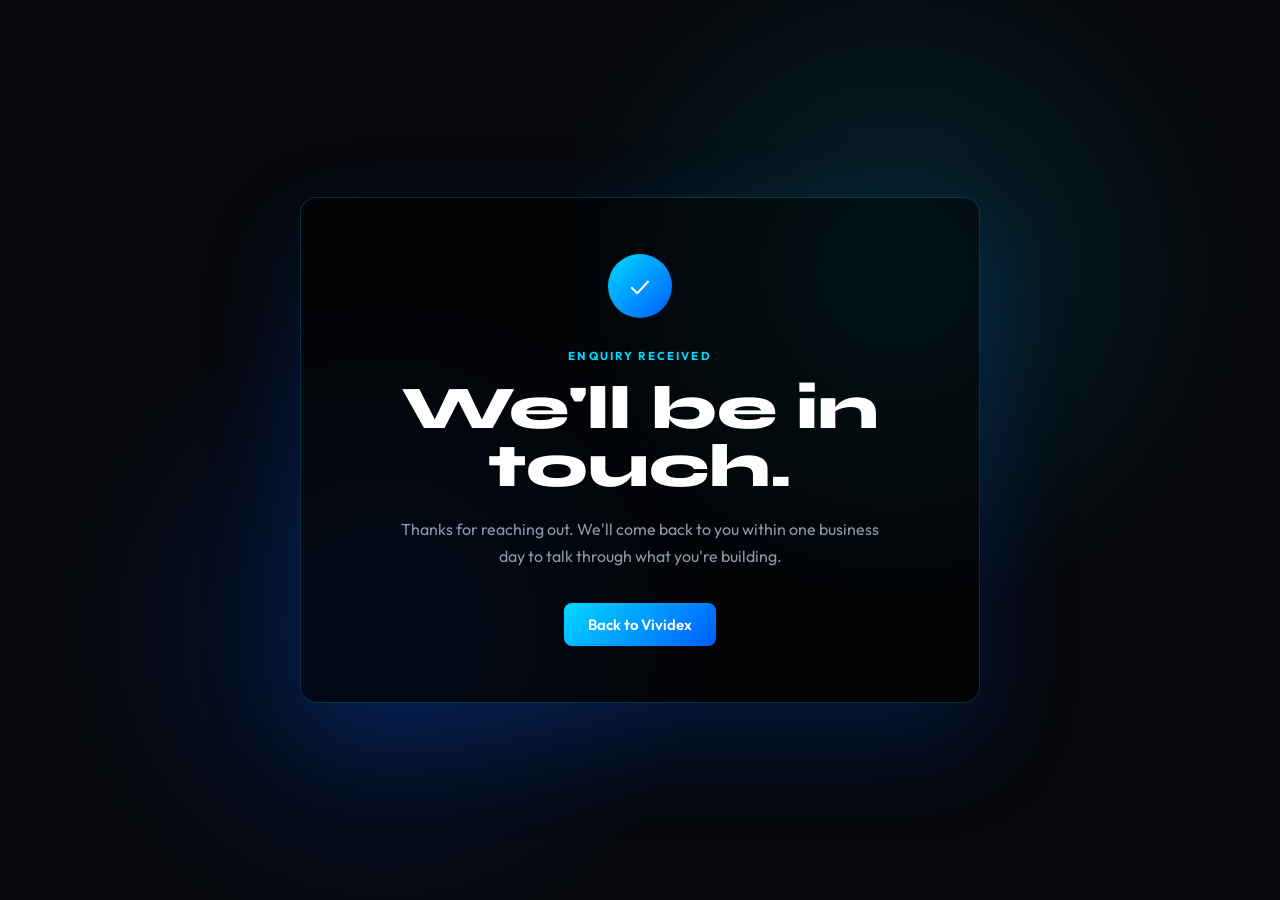
<file: success.html>
<!DOCTYPE html>
<html lang="en">
<head>
  <meta charset="UTF-8">
  <meta name="viewport" content="width=device-width, initial-scale=1.0">
  <title>Enquiry sent — Vividex</title>
  <link rel="icon" href="favicon.ico" sizes="any">
  <link rel="icon" type="image/png" href="assets/favicon.png">
  <link rel="preconnect" href="https://fonts.googleapis.com">
  <link rel="preconnect" href="https://fonts.gstatic.com" crossorigin>
  <link href="https://fonts.googleapis.com/css2?family=Syne:wght@700;800&family=Outfit:wght@400;500&display=swap" rel="stylesheet">
  <style>
    :root { --cyan:#00d9ff; --blue:#005cff; --ink:#05070b; --muted:#8d98aa; --white:#ffffff; }
    *{ box-sizing:border-box; margin:0; padding:0; }
    body {
      font-family:'Outfit',sans-serif; background:var(--ink); color:var(--white);
      min-height:100vh; display:grid; place-items:center; padding:28px;
      background-image:
        radial-gradient(circle at 70% 30%, rgba(0,217,255,0.14), transparent 32%),
        radial-gradient(circle at 30% 70%, rgba(0,92,255,0.16), transparent 30%);
    }
    .panel {
      width:min(100%,680px); padding:clamp(32px,6vw,56px);
      border:1px solid rgba(0,217,255,0.22); border-radius:16px;
      background:rgba(0,0,0,0.5); text-align:center;
      box-shadow:0 40px 100px rgba(0,92,255,0.2);
    }
    .check {
      width:64px; height:64px; border-radius:50%;
      background:linear-gradient(135deg,var(--cyan),var(--blue));
      display:flex; align-items:center; justify-content:center;
      margin:0 auto 28px; font-size:1.6rem;
    }
    .eyebrow {
      font-size:0.72rem; font-weight:700; text-transform:uppercase;
      letter-spacing:0.18em; color:var(--cyan); margin-bottom:14px;
    }
    h1 {
      font-family:'Syne',sans-serif; font-size:clamp(2.2rem,5vw,3.8rem);
      font-weight:800; line-height:0.95; margin-bottom:20px;
    }
    p { color:var(--muted); line-height:1.72; font-size:1rem; max-width:480px; margin:0 auto 32px; }
    a {
      display:inline-flex; align-items:center; justify-content:center;
      padding:12px 24px; border-radius:8px;
      background:linear-gradient(135deg,var(--cyan),var(--blue));
      color:var(--white); font-weight:600; font-size:0.93rem;
      text-decoration:none;
    }
  </style>
</head>
<body>
  <div class="panel">
    <div class="check">✓</div>
    <p class="eyebrow">Enquiry received</p>
    <h1>We'll be in touch.</h1>
    <p>Thanks for reaching out. We'll come back to you within one business day to talk through what you're building.</p>
    <a href="/">Back to Vividex</a>
  </div>
</body>
</html>
</file>
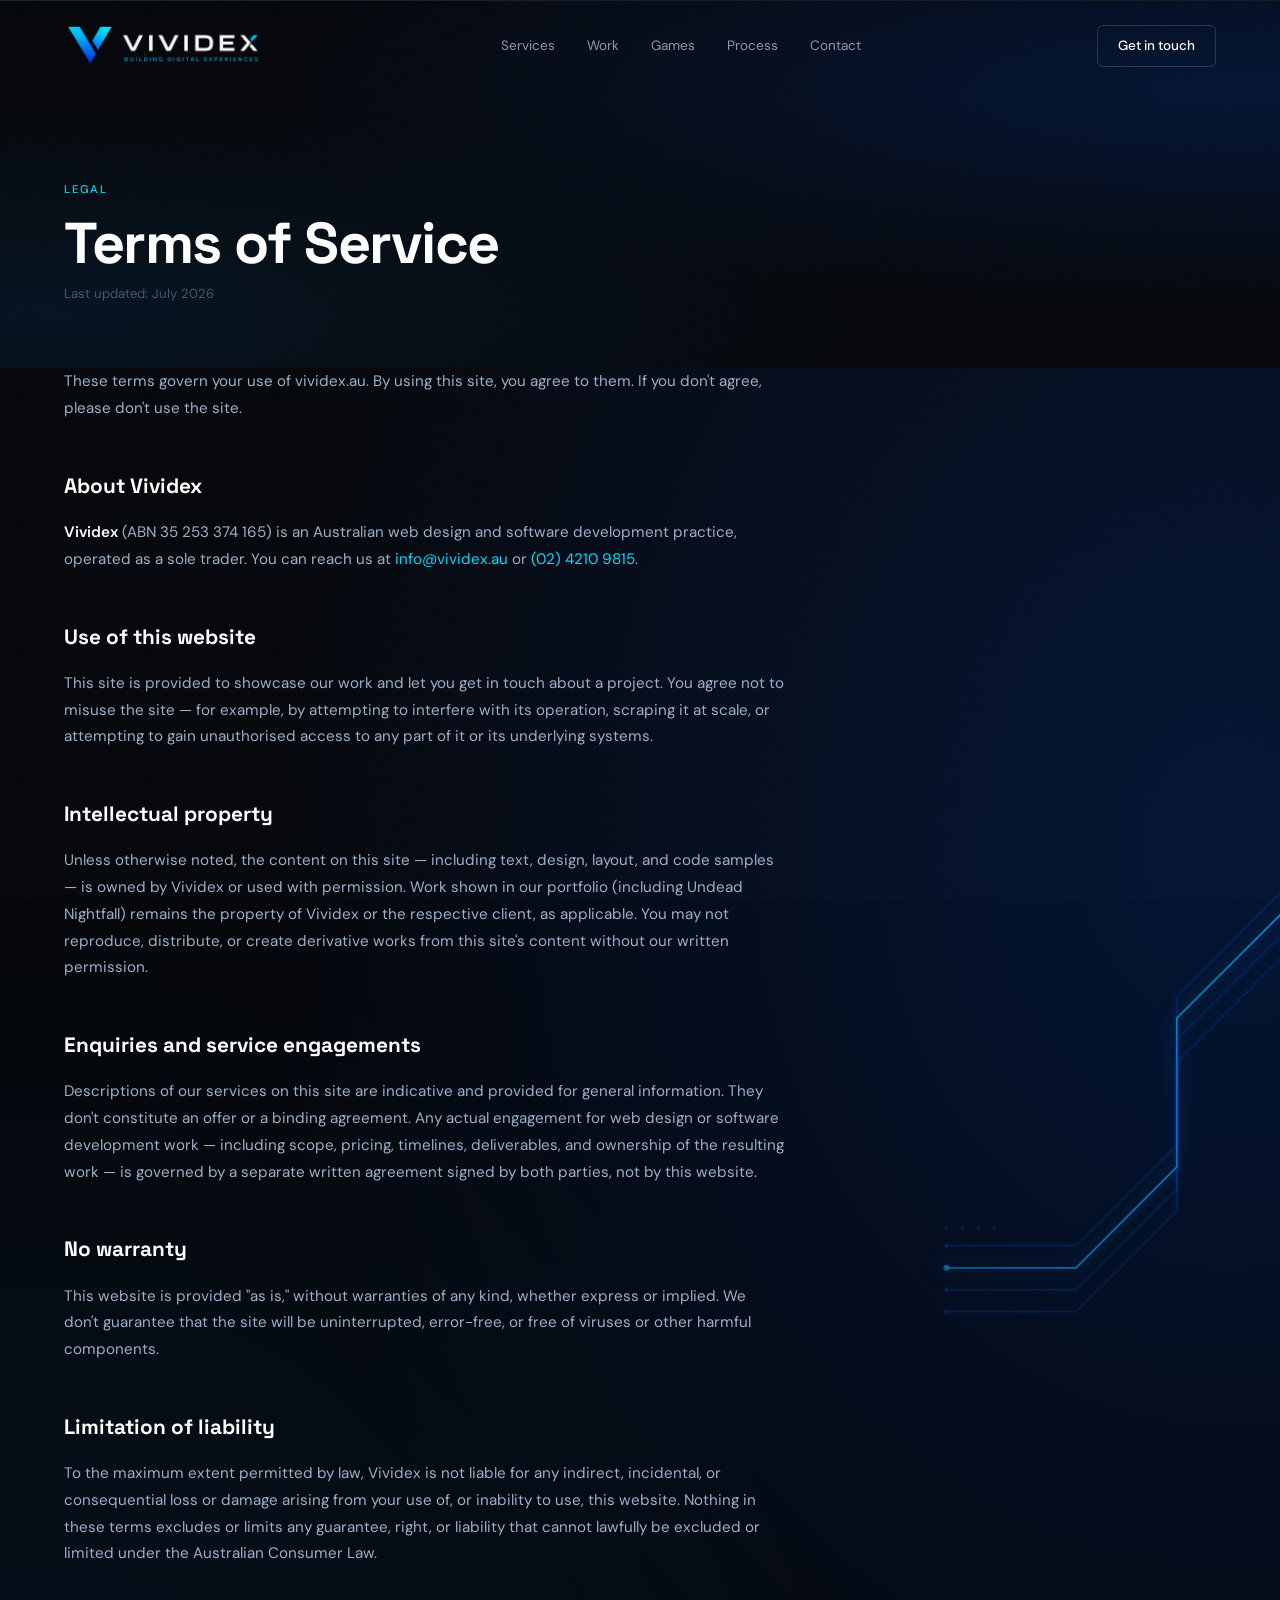
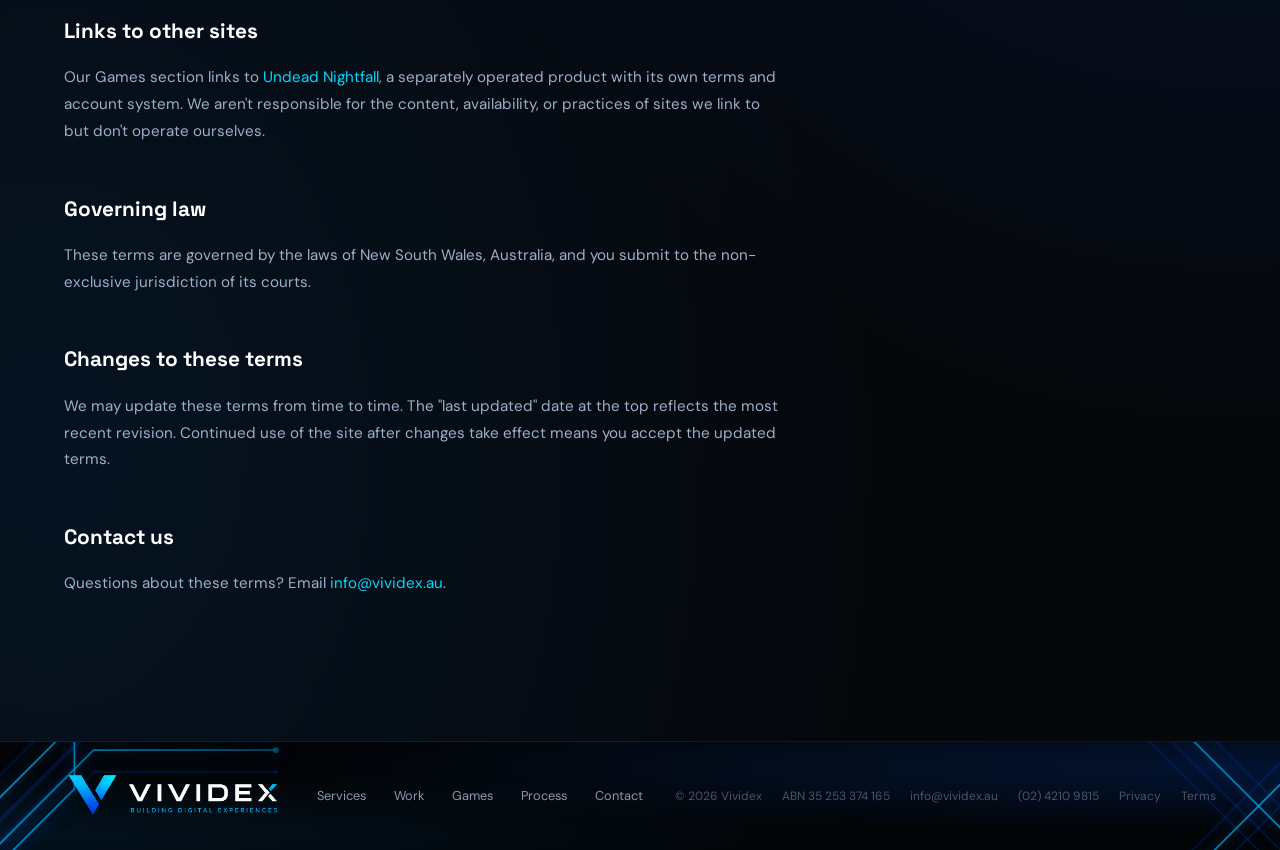
<file: terms.html>
<!DOCTYPE html>
<html lang="en">
<head>
  <meta charset="UTF-8">
  <meta name="viewport" content="width=device-width, initial-scale=1.0">
  <meta name="description" content="Vividex Terms of Service — the terms governing use of vividex.au.">
  <meta name="robots" content="noindex, follow">
  <meta name="theme-color" content="#05070b">
  <title>Terms of Service | Vividex</title>
  <link rel="canonical" href="https://vividex.au/terms">
  <link rel="icon" href="favicon.ico" sizes="any">
  <link rel="icon" type="image/png" href="assets/favicon.png">
  <link rel="preconnect" href="https://fonts.googleapis.com">
  <link rel="preconnect" href="https://fonts.gstatic.com" crossorigin>
  <link href="https://fonts.googleapis.com/css2?family=Space+Grotesk:wght@500..700&family=DM+Sans:ital,opsz,wght@0,9..40,300;0,9..40,400;0,9..40,500;1,9..40,300&display=swap" rel="stylesheet">
  <link rel="stylesheet" href="styles.css">
</head>
<body>

  <div class="noise" aria-hidden="true"></div>

  <!-- ░░ NAV ░░ -->
  <header class="nav" id="nav">
    <a class="nav-logo" href="/"><img class="brand-lockup nav-brand" src="assets/vividex-logo-transparent.png" alt="Vividex — Building Digital Experiences" width="1640" height="390"></a>
    <nav class="nav-links" aria-label="Primary">
      <a href="/#services">Services</a>
      <a href="/#work">Work</a>
      <a href="/#games">Games</a>
      <a href="/#process">Process</a>
      <a href="/#contact">Contact</a>
    </nav>
    <a class="nav-cta" href="/#contact">Get in touch</a>
  </header>

  <main>
    <section class="legal-hero">
      <span class="section-label">Legal</span>
      <h1 class="legal-h1">Terms of Service</h1>
      <p class="legal-updated">Last updated: July 2026</p>
    </section>

    <section class="legal-content">
      <div class="legal-content-inner">
        <p>These terms govern your use of vividex.au. By using this site, you agree to them. If you don't agree, please don't use the site.</p>

        <h2>About Vividex</h2>
        <p><strong>Vividex</strong> (ABN 35 253 374 165) is an Australian web design and software development practice, operated as a sole trader. You can reach us at <a href="mailto:info@vividex.au">info@vividex.au</a> or <a href="tel:0242109815">(02) 4210 9815</a>.</p>

        <h2>Use of this website</h2>
        <p>This site is provided to showcase our work and let you get in touch about a project. You agree not to misuse the site — for example, by attempting to interfere with its operation, scraping it at scale, or attempting to gain unauthorised access to any part of it or its underlying systems.</p>

        <h2>Intellectual property</h2>
        <p>Unless otherwise noted, the content on this site — including text, design, layout, and code samples — is owned by Vividex or used with permission. Work shown in our portfolio (including Undead Nightfall) remains the property of Vividex or the respective client, as applicable. You may not reproduce, distribute, or create derivative works from this site's content without our written permission.</p>

        <h2>Enquiries and service engagements</h2>
        <p>Descriptions of our services on this site are indicative and provided for general information. They don't constitute an offer or a binding agreement. Any actual engagement for web design or software development work — including scope, pricing, timelines, deliverables, and ownership of the resulting work — is governed by a separate written agreement signed by both parties, not by this website.</p>

        <h2>No warranty</h2>
        <p>This website is provided "as is," without warranties of any kind, whether express or implied. We don't guarantee that the site will be uninterrupted, error-free, or free of viruses or other harmful components.</p>

        <h2>Limitation of liability</h2>
        <p>To the maximum extent permitted by law, Vividex is not liable for any indirect, incidental, or consequential loss or damage arising from your use of, or inability to use, this website. Nothing in these terms excludes or limits any guarantee, right, or liability that cannot lawfully be excluded or limited under the Australian Consumer Law.</p>

        <h2>Links to other sites</h2>
        <p>Our Games section links to <a href="https://undead-nightfall.vercel.app" target="_blank" rel="noopener">Undead Nightfall</a>, a separately operated product with its own terms and account system. We aren't responsible for the content, availability, or practices of sites we link to but don't operate ourselves.</p>

        <h2>Governing law</h2>
        <p>These terms are governed by the laws of New South Wales, Australia, and you submit to the non-exclusive jurisdiction of its courts.</p>

        <h2>Changes to these terms</h2>
        <p>We may update these terms from time to time. The "last updated" date at the top reflects the most recent revision. Continued use of the site after changes take effect means you accept the updated terms.</p>

        <h2>Contact us</h2>
        <p>Questions about these terms? Email <a href="mailto:info@vividex.au">info@vividex.au</a>.</p>
      </div>
    </section>
  </main>

  <footer class="footer">
    <div class="footer-inner">
      <a class="footer-brand" href="/" aria-label="Vividex home"><img class="brand-lockup footer-brand-image" src="assets/vividex-logo-transparent.png" alt="Vividex — Building Digital Experiences" width="1640" height="390" loading="lazy"></a>
      <nav class="footer-nav">
        <a href="/#services">Services</a>
        <a href="/#work">Work</a>
        <a href="/#games">Games</a>
        <a href="/#process">Process</a>
        <a href="/#contact">Contact</a>
      </nav>
      <div class="footer-legal">
        <span>© 2026 Vividex</span>
        <span>ABN 35 253 374 165</span>
        <span>info@vividex.au</span>
        <span>(02) 4210 9815</span>
        <span><a href="/privacy.html">Privacy</a></span>
        <span><a href="/terms.html">Terms</a></span>
      </div>
    </div>
  </footer>

  <script src="script.js"></script>
</body>
</html>
</file>
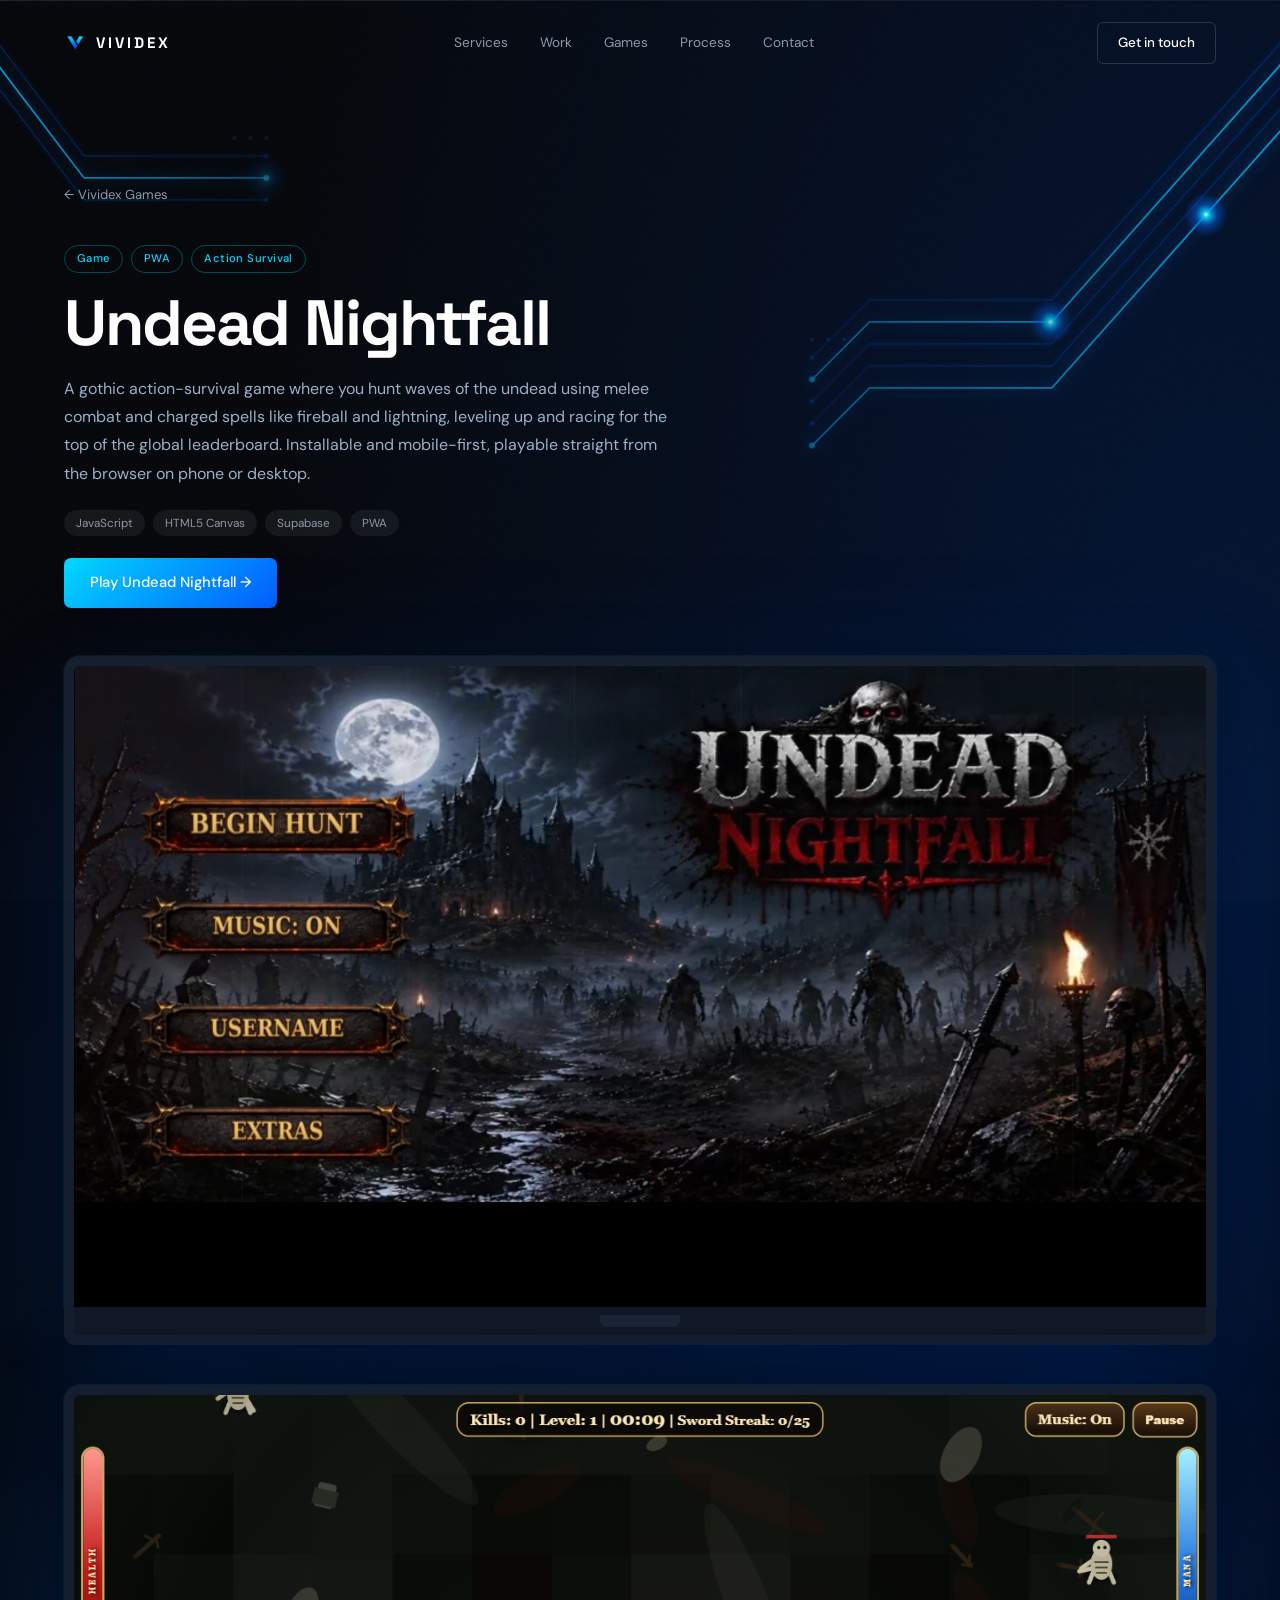
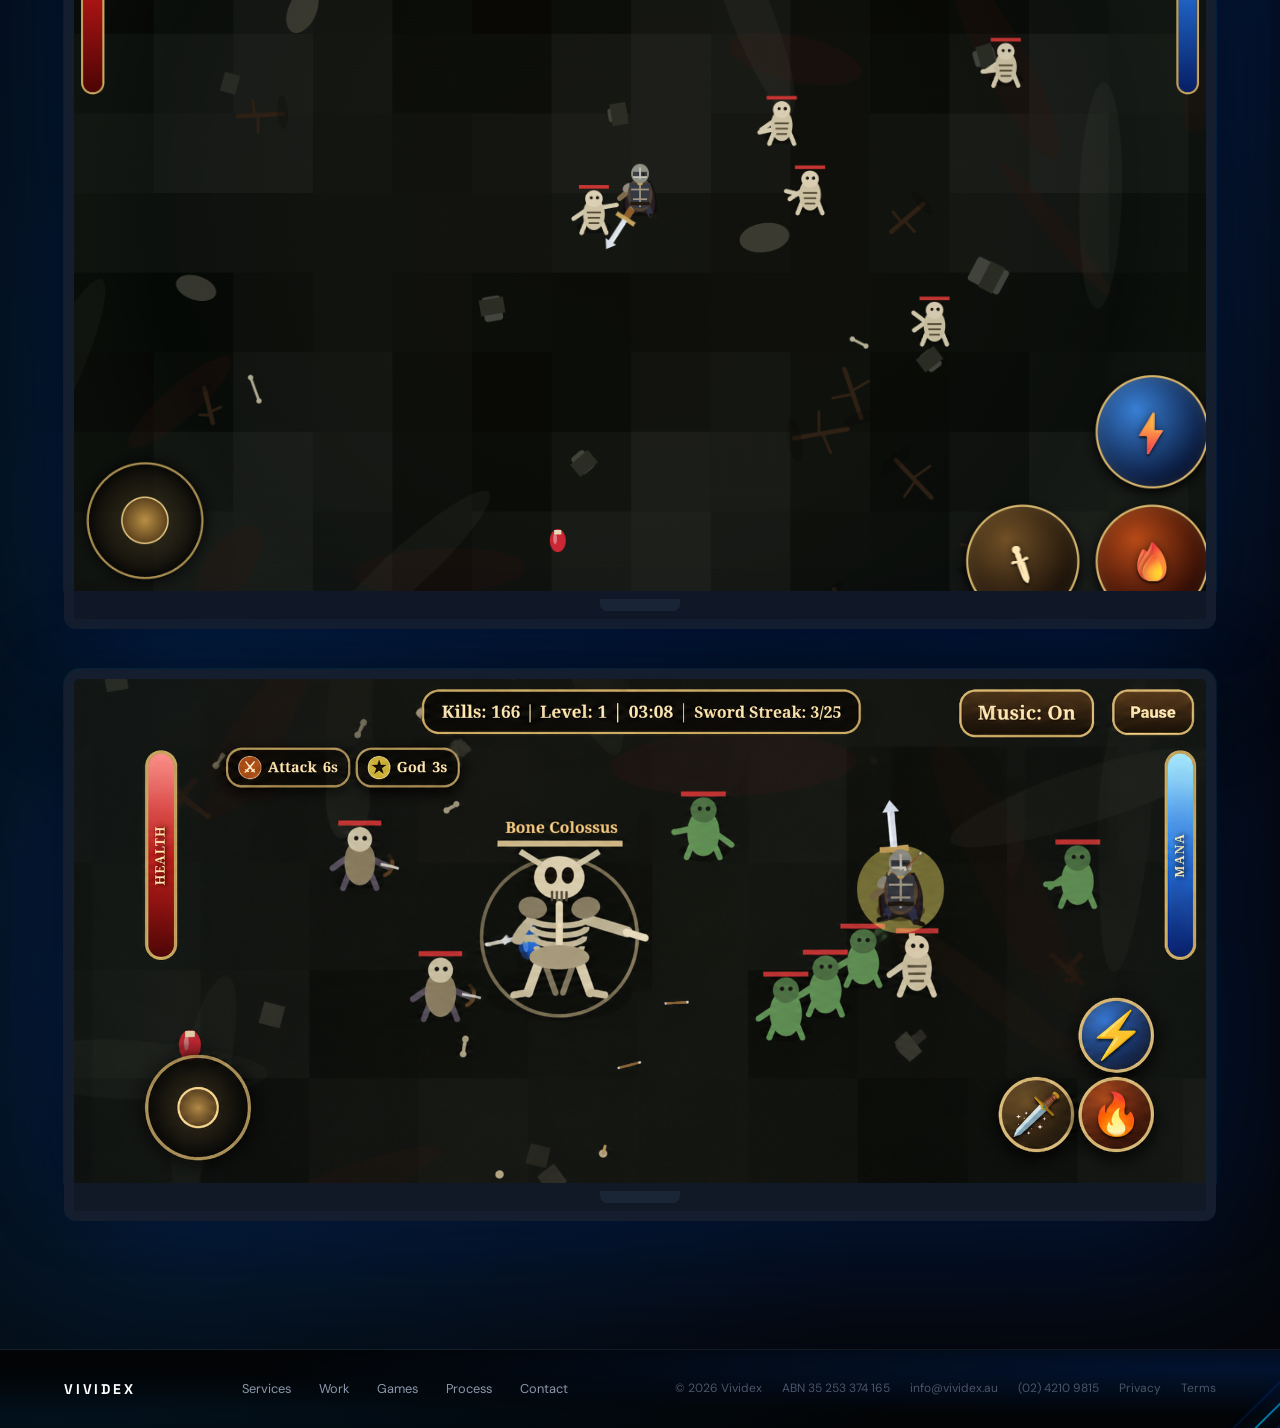
<file: games/undead-nightfall.html>
<!DOCTYPE html>
<html lang="en">
<head>
  <meta charset="UTF-8">
  <meta name="viewport" content="width=device-width, initial-scale=1.0">
  <meta name="description" content="Undead Nightfall — a gothic action-survival browser game by Vividex. Hunt waves of the undead with melee combat and charged spells, installable as a PWA.">
  <meta property="og:title" content="Undead Nightfall | Vividex Games">
  <meta property="og:description" content="A gothic action-survival game where you hunt waves of the undead using melee combat and charged spells like fireball and lightning. Installable, mobile-first, playable straight from the browser.">
  <meta property="og:type" content="website">
  <meta name="theme-color" content="#05070b">
  <title>Undead Nightfall | Vividex Games</title>
  <link rel="canonical" href="https://vividex.au/games/undead-nightfall">
  <link rel="icon" href="../favicon.ico" sizes="any">
  <link rel="icon" type="image/png" href="../assets/favicon.png">
  <link rel="preconnect" href="https://fonts.googleapis.com">
  <link rel="preconnect" href="https://fonts.gstatic.com" crossorigin>
  <link href="https://fonts.googleapis.com/css2?family=Space+Grotesk:wght@500..700&family=DM+Sans:ital,opsz,wght@0,9..40,300;0,9..40,400;0,9..40,500;1,9..40,300&display=swap" rel="stylesheet">
  <link rel="stylesheet" href="../styles.css">
</head>
<body>

  <div class="noise" aria-hidden="true"></div>

  <!-- ░░ NAV ░░ -->
  <header class="nav" id="nav">
    <a class="nav-logo" href="/">
      <img class="nav-logo-mark" src="../assets/nav-logo.png" alt="" width="22" height="19">
      VIVIDEX
    </a>
    <nav class="nav-links" aria-label="Primary">
      <a href="/#services">Services</a>
      <a href="/#work">Work</a>
      <a href="/#games">Games</a>
      <a href="/#process">Process</a>
      <a href="/#contact">Contact</a>
    </nav>
    <a class="nav-cta" href="/#contact">Get in touch</a>
  </header>

  <main>
    <section class="game-page">
      <a class="game-back" href="/#games">← Vividex Games</a>

      <div class="project">
        <div class="project-intro">
          <div class="project-tags">
            <span>Game</span><span>PWA</span><span>Action Survival</span>
          </div>
          <h1 class="project-name">Undead Nightfall</h1>
          <p class="project-desc">A gothic action-survival game where you hunt waves of the undead using melee combat and charged spells like fireball and lightning, leveling up and racing for the top of the global leaderboard. Installable and mobile-first, playable straight from the browser on phone or desktop.</p>
          <div class="project-tech">
            <span>JavaScript</span><span>HTML5 Canvas</span><span>Supabase</span><span>PWA</span>
          </div>
          <a class="btn-prim" href="https://undead-nightfall.vercel.app" target="_blank" rel="noopener">Play Undead Nightfall →</a>
        </div>

        <div class="game-shots">
          <div class="device-wrap">
            <div class="device-laptop">
              <div class="device-screen">
                <img src="../assets/undead-nightfall-title.png" alt="Undead Nightfall title screen with the game logo over a moonlit graveyard, and the Begin Hunt menu" loading="lazy" width="1360" height="770">
              </div>
              <div class="device-chin"><div class="device-notch"></div></div>
            </div>
          </div>
          <div class="device-wrap">
            <div class="device-laptop">
              <div class="device-screen">
                <img src="../assets/undead-nightfall-gameplay.png" alt="Undead Nightfall gameplay showing the player fighting a swarm of skeletal undead with health, mana, kill count and spell HUD visible" loading="lazy" width="1280" height="900">
              </div>
              <div class="device-chin"><div class="device-notch"></div></div>
            </div>
          </div>
          <div class="device-wrap">
            <div class="device-laptop">
              <div class="device-screen">
                <img src="../assets/undead-nightfall-boss.png" alt="Undead Nightfall boss encounter against the Bone Colossus, surrounded by a swarm of enemies with active buff timers and HUD showing 166 kills" loading="lazy" width="1880" height="837">
              </div>
              <div class="device-chin"><div class="device-notch"></div></div>
            </div>
          </div>
        </div>
      </div>
    </section>
  </main>

  <footer class="footer">
    <div class="footer-inner">
      <span class="footer-brand">VIVIDEX</span>
      <nav class="footer-nav">
        <a href="/#services">Services</a>
        <a href="/#work">Work</a>
        <a href="/#games">Games</a>
        <a href="/#process">Process</a>
        <a href="/#contact">Contact</a>
      </nav>
      <div class="footer-legal">
        <span>© 2026 Vividex</span>
        <span>ABN 35 253 374 165</span>
        <span>info@vividex.au</span>
        <span>(02) 4210 9815</span>
        <span><a href="/privacy.html">Privacy</a></span>
        <span><a href="/terms.html">Terms</a></span>
      </div>
    </div>
  </footer>

  <script src="../script.js"></script>
</body>
</html>
</file>
<file: styles.css>
/* ═══════════════════════════════════════════
   VIVIDEX — Precision Dark
   Fonts: Bricolage Grotesque + DM Sans
   Palette: Vividex (ink · cyan · blue)
═══════════════════════════════════════════ */

:root {
  --ink:    #05070b;
  --panel:  #0b1018;
  --deep:   #030508;
  --mid:    #080d16;
  --white:  #ffffff;
  --cyan:   #00d9ff;
  --blue:   #005cff;
  --muted:  #8d98aa;
  --dim:    #4a5568;
  --line:   rgba(92, 123, 154, 0.18);
  --line-s: rgba(92, 123, 154, 0.1);
  --ease:   cubic-bezier(0.22, 1, 0.36, 1);
  --fd: 'Space Grotesk', sans-serif;
  --fb: 'DM Sans', sans-serif;
}

*, *::before, *::after { box-sizing: border-box; margin: 0; padding: 0; }
html { scroll-behavior: smooth; font-size: 16px; overflow-x: clip; }
body {
  font-family: var(--fb); background: var(--ink); color: var(--white);
  overflow-x: hidden; -webkit-font-smoothing: antialiased;
  line-height: 1.6;
}
a { color: inherit; text-decoration: none; }
button { font-family: var(--fb); cursor: pointer; border: none; }
img { display: block; max-width: 100%; }

/* ── Noise overlay ── */
.noise {
  pointer-events: none; position: fixed; inset: 0; z-index: 1000;
  opacity: 0.028;
  background-image: url("data:image/svg+xml,%3Csvg viewBox='0 0 256 256' xmlns='http://www.w3.org/2000/svg'%3E%3Cfilter id='noise'%3E%3CfeTurbulence type='fractalNoise' baseFrequency='0.9' numOctaves='4' stitchTiles='stitch'/%3E%3C/filter%3E%3Crect width='100%25' height='100%25' filter='url(%23noise)'/%3E%3C/svg%3E");
  background-repeat: repeat;
  background-size: 128px 128px;
}

/* ══ NAV ══ */
.nav {
  position: fixed; top: 0; left: 0; right: 0; z-index: 500;
  display: flex; align-items: center; justify-content: space-between;
  padding: 22px clamp(24px, 5vw, 72px);
  background: rgba(5, 7, 11, 0);
  transition: background 0.4s, border-color 0.4s, backdrop-filter 0.4s;
  border-bottom: 1px solid transparent;
}
.nav.scrolled {
  background: rgba(5, 7, 11, 0.9);
  backdrop-filter: blur(24px);
  -webkit-backdrop-filter: blur(24px);
  border-color: var(--line);
}
.nav-logo {
  display: flex; align-items: center; gap: 10px;
  font-family: var(--fd); font-size: 0.95rem; font-weight: 800;
  letter-spacing: 0.2em; color: var(--white); flex-shrink: 0;
}
.brand-lockup { height: auto; object-fit: contain; }
.nav-brand { width: 200px; }
.footer-brand-image { width: 220px; }
.nav-logo:focus-visible, .footer-brand:focus-visible { outline: 2px solid var(--cyan); outline-offset: 6px; }
.nav-links {
  display: flex; gap: 32px;
  font-size: 0.85rem; font-weight: 400; color: var(--muted);
}
.nav-links a { transition: color 0.2s; }
.nav-links a:hover { color: var(--white); }
.nav-cta {
  padding: 9px 20px; border: 1px solid rgba(255,255,255,0.15); border-radius: 6px;
  font-size: 0.84rem; font-weight: 500; color: var(--white);
  transition: border-color 0.2s, background 0.2s;
}
.nav-cta:hover { border-color: var(--cyan); color: var(--cyan); }

/* ══ BUTTONS ══ */
.btn-prim {
  display: inline-flex; align-items: center; justify-content: center;
  padding: 13px 26px; border-radius: 7px;
  background: linear-gradient(135deg, var(--cyan) 0%, var(--blue) 100%);
  color: var(--white); font-family: var(--fb); font-size: 0.92rem; font-weight: 500;
  box-shadow: 0 0 0 0 rgba(0,217,255,0); cursor: pointer; border: none;
  transition: box-shadow 0.3s, transform 0.2s var(--ease);
}
.btn-prim:hover { transform: translateY(-2px); box-shadow: 0 8px 32px rgba(0,92,255,0.4); }
.btn-ghost {
  display: inline-flex; align-items: center; justify-content: center;
  padding: 13px 26px; border-radius: 7px; border: 1px solid var(--line);
  color: var(--muted); font-family: var(--fb); font-size: 0.92rem; font-weight: 500;
  background: transparent; cursor: pointer;
  transition: border-color 0.2s, color 0.2s;
}
.btn-ghost:hover { border-color: rgba(255,255,255,0.3); color: var(--white); }

/* ══ HERO ══ */
.hero {
  position: relative; min-height: 100vh;
  display: flex; flex-direction: column; justify-content: flex-end;
  padding: 140px clamp(24px, 5vw, 72px) clamp(64px, 8vw, 100px);
  overflow: hidden;
}
.hero-signal {
  position: absolute; inset: 0; z-index: 0;
  width: 100%; height: 100%; display: block;
}
.hero-inner {
  position: relative; z-index: 1;
  max-width: 900px;
}
.hero-label {
  font-size: 0.78rem; font-weight: 400; color: var(--muted);
  letter-spacing: 0.06em; margin-bottom: 32px;
  display: flex; align-items: center; gap: 8px;
}
.hero-label::before {
  content: ''; display: block; width: 24px; height: 1px;
  background: var(--cyan); flex-shrink: 0;
}
.hero-h1 {
  font-family: var(--fd); font-weight: 800;
  font-size: clamp(3.2rem, 7vw, 6.5rem);
  line-height: 0.93; letter-spacing: -0.03em;
  margin-bottom: 48px;
  display: flex; flex-direction: column; gap: 0.04em;
}
.h1-line { display: block; }
.h1-accent { color: var(--cyan); }
.hero-foot {
  display: grid; grid-template-columns: 1fr auto;
  gap: 48px; align-items: end;
}
.hero-desc {
  font-size: clamp(0.95rem, 1.4vw, 1.12rem); font-weight: 300;
  color: #9db0c8; line-height: 1.78; max-width: 500px;
}
.hero-actions-wrap { display: flex; flex-direction: column; gap: 14px; flex-shrink: 0; }
.hero-actions { display: flex; gap: 12px; }
.hero-trust {
  font-size: 0.78rem; color: var(--muted); display: flex; align-items: center; gap: 7px;
}
.hero-trust::before { content: '✓'; color: var(--cyan); font-weight: 700; }
.hero-scroll-hint {
  position: absolute; right: clamp(24px, 5vw, 72px); bottom: clamp(64px, 8vw, 100px);
  display: flex; flex-direction: column; align-items: center; gap: 12px;
  font-size: 0.65rem; font-weight: 500; color: var(--dim);
  letter-spacing: 0.14em; text-transform: uppercase;
  writing-mode: vertical-lr; text-orientation: mixed;
  z-index: 1;
}
.scroll-line {
  width: 1px; height: 48px; background: linear-gradient(to bottom, var(--dim), transparent);
  animation: scroll-pulse 2s ease-in-out infinite;
}
@keyframes scroll-pulse { 0%,100%{opacity:0.4;transform:scaleY(1)} 50%{opacity:1;transform:scaleY(1.2)} }

/* ══ TICKER ══ */
.ticker-wrap {
  border-top: 1px solid var(--line); border-bottom: 1px solid var(--line);
  background: var(--mid); padding: 13px 0; overflow: hidden;
}
.ticker-track {
  display: flex; gap: 36px; width: max-content;
  animation: ticker 36s linear infinite;
  font-size: 0.72rem; font-weight: 500; color: var(--muted);
  text-transform: uppercase; letter-spacing: 0.12em;
}
@keyframes ticker { from{transform:translateX(0)} to{transform:translateX(-50%)} }
.sep { color: var(--dim); }

/* ══ SHARED SECTION ══ */
.section-head { margin-bottom: 52px; }
.section-label {
  display: block; font-size: 0.7rem; font-weight: 500; color: var(--cyan);
  letter-spacing: 0.16em; text-transform: uppercase; margin-bottom: 16px;
}
.section-h2 {
  font-family: var(--fd); font-weight: 800;
  font-size: clamp(2rem, 4vw, 4.2rem);
  line-height: 0.96; letter-spacing: -0.025em;
}

/* ══ SERVICES ══ */
.services {
  padding: clamp(80px,10vw,128px) clamp(24px,5vw,72px);
  background: var(--ink);
  border-top: 1px solid var(--line);
}
.srv-list { border-top: 1px solid var(--line); }
.srv-row {
  display: grid;
  grid-template-columns: 48px 1fr 220px 32px;
  align-items: center; gap: 24px;
  padding: 26px 0;
  border-bottom: 1px solid var(--line);
  cursor: pointer;
  transition: background 0.2s;
}
.srv-row:hover { background: rgba(255,255,255,0.02); }
.srv-row.active { background: rgba(0,217,255,0.03); }
.srv-num {
  font-family: var(--fd); font-size: 0.68rem; font-weight: 700;
  color: var(--dim); letter-spacing: 0.1em;
}
.srv-name {
  font-family: var(--fd); font-size: clamp(1.3rem, 2.5vw, 2.2rem);
  font-weight: 700; transition: color 0.2s;
}
.srv-row:hover .srv-name, .srv-row.active .srv-name { color: var(--cyan); }
.srv-meta { font-size: 0.8rem; color: var(--dim); }
.srv-arrow {
  font-size: 1.2rem; color: var(--dim); text-align: right;
  transition: color 0.2s, transform 0.2s var(--ease);
}
.srv-row:hover .srv-arrow, .srv-row.active .srv-arrow {
  color: var(--cyan); transform: translate(3px, -3px);
}
.srv-panel {
  overflow: hidden; max-height: 0;
  transition: max-height 0.4s var(--ease), opacity 0.3s;
  opacity: 0;
}
.srv-panel.open { max-height: 200px; opacity: 1; }
.srv-panel-inner {
  padding: 24px 0 24px 72px;
  border-bottom: 1px solid var(--line);
}
.srv-panel-title {
  font-family: var(--fd); font-size: 0.75rem; font-weight: 700;
  color: var(--cyan); letter-spacing: 0.1em; text-transform: uppercase;
  margin-bottom: 10px;
}
.srv-panel-desc { color: #9db0c8; font-size: 1rem; line-height: 1.75; max-width: 640px; }

/* ══ WORK / SHOWCASE ══ */
.work {
  /* Side drum cards sit beyond the viewport; clip them so mobile browsers don't widen the layout. */
  overflow-x: clip;
  padding: clamp(80px,10vw,128px) clamp(24px,5vw,72px);
  background: var(--deep);
  border-top: 1px solid var(--line);
}
.project { display: flex; flex-direction: column; gap: 48px; }
.project-intro { max-width: 740px; }
.project-tags { display: flex; gap: 8px; flex-wrap: wrap; margin-bottom: 20px; }
.project-tags span {
  padding: 4px 12px; border: 1px solid rgba(0,217,255,0.3); border-radius: 999px;
  color: var(--cyan); font-size: 0.7rem; font-weight: 500; letter-spacing: 0.04em;
}
.project-name {
  font-family: var(--fd); font-weight: 800;
  font-size: clamp(2.4rem, 5vw, 5.5rem);
  line-height: 0.94; letter-spacing: -0.03em; margin-bottom: 22px;
}
.project-desc { color: #9db0c8; font-size: 1rem; line-height: 1.76; margin-bottom: 22px; max-width: 620px; }
.project-tech { display: flex; gap: 8px; flex-wrap: wrap; margin-bottom: 22px; }
.project-tech span {
  padding: 4px 12px; border-radius: 999px;
  background: rgba(255,255,255,0.06); color: var(--muted); font-size: 0.73rem;
}
.project-link { color: var(--cyan); font-size: 0.9rem; font-weight: 500; transition: opacity 0.15s; }
.project-link:hover { opacity: 0.7; }

/* ── Laptop device ── */
.device-wrap { width: 100%; }
.device-laptop { max-width: 1180px; margin: 0 auto; }
.device-screen {
  border: 10px solid #141e2e; border-bottom: 0;
  border-radius: 16px 16px 0 0; overflow: hidden;
  background: #03070f;
  box-shadow:
    0 60px 160px rgba(0,92,255,0.22),
    0 0 0 1px rgba(0,217,255,0.08),
    0 20px 60px rgba(0,0,0,0.6);
}
.device-screen img { display: block; width: 100%; height: auto; }
.device-chin {
  height: clamp(24px,3vw,38px); background: #111826;
  border-radius: 0 0 12px 12px;
  border: 10px solid #141e2e; border-top: 0;
  display: flex; align-items: center; justify-content: center;
}
.device-notch { width: 80px; height: 12px; background: #1a2535; border-radius: 0 0 7px 7px; }

/* ── Horizontal editorial project gallery ── */
.sr-only {
  position: absolute; width: 1px; height: 1px; padding: 0; margin: -1px;
  overflow: hidden; clip: rect(0, 0, 0, 0); white-space: nowrap; border: 0;
}
.work-heading {
  display: flex; align-items: flex-end; justify-content: space-between; gap: 30px;
  margin-bottom: 34px;
}
.work-heading .section-head { margin-bottom: 0; }
.catalogue-nav {
  display: flex; align-items: center; justify-content: flex-end; gap: 12px;
  flex-shrink: 0; padding-bottom: 2px;
}
.cat-counter {
  white-space: nowrap; font-family: var(--fd); font-size: 0.9rem;
  font-weight: 600; font-variant-numeric: tabular-nums;
}
.cat-count-total { color: var(--muted); font-weight: 400; }
.cat-progress {
  width: clamp(76px, 12vw, 170px); height: 3px;
  background: rgba(137, 159, 191, 0.3); border-radius: 99px; overflow: hidden;
  margin: 0 8px;
}
.cat-progress-fill {
  display: block; width: 33.333%; height: 100%; border-radius: inherit;
  background: #2874ff; transition: width 0.3s var(--ease);
}
.cat-arrow {
  display: inline-flex; align-items: center; justify-content: center;
  width: 42px; height: 42px; border-radius: 9px;
  border: 1px solid rgba(148, 171, 202, 0.28);
  background: rgba(15, 22, 35, 0.72); color: #f5f7fc; font-size: 1.1rem;
  transition: border-color 0.2s, background 0.2s;
}
.cat-arrow:hover:not(:disabled) { border-color: #4a86ff; background: rgba(28, 56, 101, 0.35); }
.cat-arrow:disabled { opacity: 0.35; cursor: default; }
.cat-arrow:focus-visible { outline: 2px solid var(--cyan); outline-offset: 3px; }
.catalogue {
  position: relative;
  margin-right: calc(-1 * clamp(24px, 5vw, 72px));
}
.catalogue-stage {
  --cat-width: min(760px, 70vw);
  position: relative;
  display: flex; align-items: stretch; gap: 20px;
  overflow-x: auto; overflow-y: hidden;
  padding: 2px 0 20px 1px;
  scroll-snap-type: x mandatory; scroll-padding-inline-start: 1px;
  overscroll-behavior-x: contain; -webkit-overflow-scrolling: touch;
  scrollbar-width: none;
}
.catalogue-stage::-webkit-scrollbar { display: none; }
.catalogue-stage:focus-visible { outline: 2px solid var(--cyan); outline-offset: -3px; }
.catalogue-stage::after {
  content: ''; flex: 0 0 max(1px, calc(100% - var(--cat-width) - 1px));
}
.cat-card {
  flex: 0 0 var(--cat-width); min-width: 0;
  display: flex; flex-direction: column;
  overflow: hidden; border: 1px solid rgba(133, 156, 188, 0.22);
  border-radius: 15px; background: linear-gradient(135deg, #101724 0%, #090f19 100%);
  scroll-snap-align: start; scroll-snap-stop: always;
  transition: border-color 0.2s, box-shadow 0.2s;
}
.cat-card.is-active { border-color: #236cff; box-shadow: inset 0 0 0 1px rgba(35, 108, 255, 0.22); }
.cat-shot {
  aspect-ratio: 16 / 10; margin: 14px 14px 0;
  border: 1px solid rgba(255,255,255,0.06);
  border-radius: 9px; overflow: hidden; background: #101624;
}
.cat-shot img {
  width: 100%; height: 100%; display: block; object-fit: contain;
  object-position: center; user-select: none;
}
.cat-caption {
  padding: 20px 23px 24px;
  display: flex; flex-direction: column; flex: 1;
}
.cat-tags { display: flex; flex-wrap: wrap; gap: 7px; margin-bottom: 15px; }
.cat-tags span {
  padding: 4px 11px; border: 1px solid rgba(142, 161, 190, 0.32);
  border-radius: 999px; color: #cad4e3; font-size: 0.68rem; font-weight: 500;
}
.cat-name {
  font-family: var(--fd); font-size: clamp(1.45rem, 2.5vw, 2rem);
  font-weight: 700; line-height: 1.2; letter-spacing: -0.025em; margin-bottom: 10px;
}
.cat-desc {
  color: #afbdd0; font-size: 0.9rem; line-height: 1.65;
  margin-bottom: 22px; flex-grow: 1;
}
.cat-link {
  align-self: flex-start; border-bottom: 1px solid #2b75ff; padding-bottom: 5px;
  color: #fff; font-size: 0.87rem; font-weight: 600;
  transition: color 0.2s, border-color 0.2s;
}
.cat-link:hover { color: var(--cyan); border-color: var(--cyan); }
.cat-link:focus-visible { outline: 2px solid var(--cyan); outline-offset: 4px; }
.cat-hint {
  color: var(--muted); font-size: 0.76rem;
  margin: 0 0 30px; line-height: 1.5;
}
@media (max-width: 1000px) {
  .work-heading { align-items: flex-start; flex-direction: column; gap: 22px; }
  .catalogue-nav { justify-content: flex-start; }
  .catalogue-stage { --cat-width: min(760px, 84vw); gap: 15px; }
}
@media (max-width: 640px) {
  .work-heading { margin-bottom: 24px; }
  .catalogue-stage { --cat-width: 82vw; gap: 12px; }
  .cat-shot { margin: 9px 9px 0; border-radius: 7px; }
  .cat-caption { padding: 16px 16px 20px; }
  .cat-tags { gap: 5px; margin-bottom: 12px; }
  .cat-tags span { font-size: 0.6rem; padding: 3px 8px; }
  .cat-name { font-size: 1.4rem; }
  .cat-desc { font-size: 0.82rem; }
  .cat-progress { width: clamp(65px, 19vw, 115px); }
  .cat-arrow { width: 38px; height: 38px; }
}
@media (prefers-reduced-motion: reduce) {
  .cat-progress-fill { transition: none; }
  .cat-card { transition: none; }
}

.more-projects {
  padding: 28px 32px; border: 1px dashed rgba(92,123,154,0.22); border-radius: 10px;
  max-width: 1180px;
}
.mp-text { font-size: 0.9rem; color: var(--muted); }
.mp-text strong { color: var(--white); font-weight: 600; margin-right: 8px; }
.mp-text a { color: var(--cyan); font-weight: 500; }

/* ══ GAMES ══ */
.games {
  padding: clamp(80px,10vw,128px) clamp(24px,5vw,72px);
  background: var(--ink);
  border-top: 1px solid var(--line);
}
.game-shots { display: flex; flex-direction: column; gap: 40px; }

.game-list { display: flex; flex-direction: column; }
.game-item {
  display: flex; align-items: center; justify-content: space-between; gap: 24px;
  padding: 28px 0; border-bottom: 1px solid var(--line);
}
.game-item:first-child { border-top: 1px solid var(--line); }
.game-title {
  font-family: var(--fd); font-weight: 700;
  font-size: clamp(1.6rem, 3vw, 2.4rem); letter-spacing: -0.01em;
  transition: color 0.2s;
}
.game-title:hover { color: var(--cyan); }
.game-play {
  flex-shrink: 0; color: var(--cyan); font-size: 0.9rem; font-weight: 500;
  transition: opacity 0.15s;
}
.game-play:hover { opacity: 0.7; }

/* ══ ABOUT (WHY + PROCESS) ══ */
.about {
  padding: clamp(80px,10vw,128px) clamp(24px,5vw,72px);
  background: var(--mid);
  border-top: 1px solid var(--line);
}
.about-grid {
  display: grid; grid-template-columns: 1fr 1fr;
  gap: clamp(48px,8vw,120px); align-items: start;
}
.why-list { display: flex; flex-direction: column; gap: 0; }
.why-item {
  display: flex; gap: 20px; padding: 24px 0;
  border-bottom: 1px solid var(--line);
}
.why-item:first-child { border-top: 1px solid var(--line); }
.why-num {
  font-family: var(--fd); font-size: 0.68rem; font-weight: 700;
  color: var(--dim); letter-spacing: 0.1em; white-space: nowrap; padding-top: 3px;
}
.why-item h3 { font-family: var(--fd); font-size: 1rem; font-weight: 700; margin-bottom: 8px; }
.why-item p { color: #9db0c8; font-size: 0.88rem; line-height: 1.74; }

.process-intro { color: #9db0c8; font-size: 0.97rem; line-height: 1.74; margin-bottom: 36px; max-width: 480px; }
.process-list { list-style: none; display: flex; flex-direction: column; gap: 0; }
.process-list li {
  display: flex; gap: 20px; padding: 24px 0;
  border-bottom: 1px solid var(--line); align-items: flex-start;
}
.process-list li:first-child { border-top: 1px solid var(--line); }
.pl-num {
  font-family: var(--fd); font-size: 0.68rem; font-weight: 700;
  color: var(--cyan); letter-spacing: 0.1em; white-space: nowrap; padding-top: 3px;
}
.pl-body h3 { font-family: var(--fd); font-size: 0.95rem; font-weight: 700; margin-bottom: 6px; }
.pl-body p { color: #9db0c8; font-size: 0.86rem; line-height: 1.72; }

/* ══ CONTACT ══ */
.contact {
  padding: clamp(80px,10vw,128px) clamp(24px,5vw,72px);
  background: var(--deep);
  border-top: 1px solid var(--line);
}
.contact-inner {
  display: grid; grid-template-columns: 1fr 1fr;
  gap: clamp(48px,8vw,120px); align-items: start;
}
.contact-h2 {
  font-family: var(--fd); font-weight: 800;
  font-size: clamp(2rem,4vw,4rem);
  line-height: 0.96; letter-spacing: -0.025em; margin: 16px 0 24px;
}
.contact-body { color: #9db0c8; font-size: 0.97rem; line-height: 1.74; margin-bottom: 36px; }
.contact-links { display: flex; flex-direction: column; gap: 10px; }
.contact-links a { color: #d0e1f4; font-weight: 500; font-size: 0.95rem; transition: color 0.15s; }
.contact-links a:hover { color: var(--cyan); }
.contact-links span { color: var(--muted); font-size: 0.85rem; }

.cform { display: flex; flex-direction: column; gap: 14px; }
.cform-row { display: grid; grid-template-columns: 1fr 1fr; gap: 14px; }
label { display: flex; flex-direction: column; gap: 7px; font-size: 0.78rem; font-weight: 500; color: var(--muted); }
input, select, textarea {
  padding: 11px 14px; border-radius: 7px; width: 100%;
  border: 1px solid rgba(92,123,154,0.22);
  background: rgba(255,255,255,0.03);
  color: var(--white); font-family: var(--fb); font-size: 0.88rem;
  transition: border-color 0.2s, background 0.2s;
}
input:focus, select:focus, textarea:focus {
  outline: none; border-color: rgba(0,217,255,0.5);
  background: rgba(0,217,255,0.03);
}
textarea { resize: vertical; }
select option { background: #070c14; color: var(--white); }

/* ══ LEGAL PAGES ══ */
/* ══ GAME PAGE ══ */
.game-page {
  padding: clamp(140px,16vw,180px) clamp(24px,5vw,72px) clamp(80px,10vw,128px);
  background: var(--ink);
  border-top: 1px solid var(--line);
}
.game-back {
  display: inline-block; color: var(--muted); font-size: 0.82rem;
  margin-bottom: 40px; transition: color 0.2s;
}
.game-back:hover { color: var(--cyan); }

.legal-hero {
  padding: clamp(140px,16vw,180px) clamp(24px,5vw,72px) clamp(48px,6vw,64px);
  background: var(--ink);
  border-top: 1px solid var(--line);
}
.legal-hero .section-label { display: block; }
.legal-h1 {
  font-family: var(--fd); font-weight: 800;
  font-size: clamp(2.2rem, 4.5vw, 4rem);
  line-height: 0.98; letter-spacing: -0.025em; margin: 16px 0 12px;
}
.legal-updated { color: var(--dim); font-size: 0.82rem; }
.legal-content {
  padding: 0 clamp(24px,5vw,72px) clamp(80px,10vw,128px);
  background: var(--ink);
}
.legal-content-inner { max-width: 720px; }
.legal-content h2 {
  font-family: var(--fd); font-weight: 700; font-size: 1.3rem;
  margin: 48px 0 16px;
}
.legal-content h2:first-child { margin-top: 0; }
.legal-content p { color: #9db0c8; font-size: 0.95rem; line-height: 1.76; margin-bottom: 16px; }
.legal-content ul { color: #9db0c8; font-size: 0.95rem; line-height: 1.76; margin: 0 0 16px 20px; }
.legal-content li { margin-bottom: 6px; }
.legal-content a { color: var(--cyan); }
.legal-content a:hover { opacity: 0.8; }
.legal-content strong { color: var(--white); font-weight: 600; }

/* ══ FOOTER ══ */
.footer {
  border-top: 1px solid var(--line); background: #020406;
  padding: 28px clamp(24px,5vw,72px);
}
.footer-inner {
  display: flex; align-items: center; justify-content: space-between;
  flex-wrap: wrap; gap: 20px;
}
.footer-brand { font-family: var(--fd); font-size: 0.88rem; font-weight: 800; letter-spacing: 0.2em; }
.footer-nav { display: flex; gap: 28px; font-size: 0.8rem; color: var(--muted); }
.footer-nav a:hover { color: var(--white); }
.footer-legal { display: flex; gap: 20px; font-size: 0.75rem; color: var(--dim); }
.footer-legal a:hover { color: var(--white); }

/* ══ RESPONSIVE ══ */
@media (max-width: 960px) {
  .nav-links { display: none; }
  .hero-foot { grid-template-columns: 1fr; gap: 28px; }
  .hero-scroll-hint { display: none; }
  .about-grid, .contact-inner { grid-template-columns: 1fr; }
  .srv-row { grid-template-columns: 36px 1fr 32px; }
  .srv-meta { display: none; }
}
@media (max-width: 640px) {
  .nav-brand { width: clamp(140px, 40vw, 180px); }
  .nav-cta { padding: 9px 12px; }
  .hero {
    min-height: 85vh; justify-content: center;
    padding-top: 120px;
  }
  .hero-h1 { font-size: clamp(2.8rem,12vw,4rem); }
  .cform-row { grid-template-columns: 1fr; }
  .footer-nav, .footer-legal { display: none; }
}

/* Brand atmosphere across every main section. Content stays above the traces. */
.circuit-surface {
  position: relative;
  isolation: isolate;
  background-image:
    radial-gradient(ellipse at 96% 24%, rgba(0, 92, 255, 0.17), transparent 56%),
    radial-gradient(ellipse at 4% 85%, rgba(0, 145, 255, 0.09), transparent 48%);
}
.circuit-surface > :not(canvas) { position: relative; z-index: 1; }
.circuit-surface > .hero-scroll-hint { position: absolute; }
.circuit-canvas {
  position: absolute; inset: 0; width: 100%; height: 100%;
  z-index: 0; pointer-events: none;
  /* Keep the strongest glow near the edges and soften it behind copy. */
  mask-image: linear-gradient(90deg, #000, rgba(0,0,0,0.35) 28%, rgba(0,0,0,0.55) 65%, #000);
}

/* ══ MOBILE NAVIGATION ══
   The desktop links collapse at 960px. Keep the free QR tool visible
   in the header and provide a keyboard-accessible menu for the rest. */
.nav-mobile-actions { display: none; align-items: center; gap: 9px; }
.nav-mobile-quick {
  display: inline-flex; align-items: center; gap: 6px; justify-content: center;
  min-height: 40px; padding: 8px 12px;
  white-space: nowrap; font-size: .76rem; font-weight: 600; letter-spacing: .005em;
  color: #eff6ff; background: rgba(23, 69, 140, .28);
  border: 1px solid rgba(80, 140, 238, .6); border-radius: 7px;
}
.nav-mobile-quick span { color: #67a1ff; }
.nav-mobile-quick:hover, .nav-mobile-quick[aria-current="page"] { background: rgba(28, 90, 187, .36); }
.nav-mobile-toggle {
  position: relative; width: 42px; height: 40px; flex: 0 0 42px;
  display: inline-flex; justify-content: center; align-items: center;
  background: #101826; border: 1px solid rgba(132, 162, 203, .38);
  border-radius: 7px; color: #f5f9ff;
}
.nav-mobile-bars { position: relative; width: 19px; height: 2px; background: currentColor; border-radius: 3px; }
.nav-mobile-bars::before, .nav-mobile-bars::after {
  content: ""; display: block; width: 19px; height: 2px;
  position: absolute; left: 0; background: currentColor; border-radius: 3px;
}
.nav-mobile-bars::before { top: -6px; }
.nav-mobile-bars::after { top: 6px; }
.nav-mobile-toggle[aria-expanded="true"] .nav-mobile-bars { background: transparent; }
.nav-mobile-toggle[aria-expanded="true"] .nav-mobile-bars::before { top: 0; transform: rotate(45deg); }
.nav-mobile-toggle[aria-expanded="true"] .nav-mobile-bars::after { top: 0; transform: rotate(-45deg); }
.nav-mobile-panel { display: none; }
.nav-mobile-panel[hidden] { display: none !important; }
.nav-mobile-actions a:focus-visible, .nav-mobile-toggle:focus-visible, .nav-mobile-panel a:focus-visible {
  outline: 2px solid var(--cyan); outline-offset: 3px;
}
@media (max-width: 960px) {
  .nav-mobile-actions { display: flex; margin-left: auto; }
  .nav-mobile-panel:not([hidden]) {
    display: flex; flex-direction: column; gap: 1px;
    position: absolute; top: calc(100% - 1px); left: 0; right: 0;
    max-height: calc(100dvh - 76px); overflow-y: auto;
    padding: 10px clamp(24px, 5vw, 72px) 20px;
    background: rgba(6, 10, 18, .985);
    border-bottom: 1px solid rgba(92, 147, 229, .34);
    box-shadow: 0 20px 45px rgba(0,0,0,.5);
  }
  .nav-mobile-panel a {
    display: flex; align-items: center; justify-content: space-between; gap: 12px;
    padding: 14px 15px; min-height: 49px; border-radius: 7px;
    color: #dce7f5; font: 500 .9rem/1.4 var(--fb);
  }
  .nav-mobile-panel a:hover { background: rgba(75, 122, 199, .12); }
  .nav-mobile-panel a span { color: #6c9ff2; }
  .nav-mobile-panel .nav-mobile-featured {
    background: rgba(24, 84, 167, .22);
    border: 1px solid rgba(78, 147, 255, .36);
    color: #fff; margin: 4px 0;
  }
}
@media (max-width: 640px) {
  .nav-cta { display: none; }
  .nav-mobile-quick { padding: 8px 10px; font-size: .72rem; min-height: 38px; }
  .nav-mobile-toggle { width: 39px; height: 38px; flex-basis: 39px; }
  .nav-mobile-actions { gap: 8px; }
}
</file>
<file: qr-generator.css>
/* Vividex Free QR Generator — lightweight extension of the Precision Dark identity */
.qr-page { background: #05070b; overflow-x: clip; }
.qr-page [hidden] { display: none !important; }
.qr-page :is(input, textarea, select, button, summary, a):focus-visible { outline: 2px solid var(--cyan); outline-offset: 3px; }
.qr-page .qr-navbar { position: sticky; top: 0; background: rgba(5,7,11,.94); backdrop-filter: blur(16px); -webkit-backdrop-filter: blur(16px); border-color: rgba(105,137,177,.16); }
.qr-page .nav-links a[aria-current="page"] { color: #fff; }
.qr-page main { overflow: clip; }
.qr-hero { position: relative; border-bottom: 1px solid var(--line); padding: clamp(78px, 10vw, 142px) clamp(24px,5vw,72px) clamp(70px,9vw,112px); background: radial-gradient(ellipse at 88% 16%, rgba(0,92,255,.19),transparent 48%), radial-gradient(ellipse at 4% 100%, rgba(0,133,255,.08),transparent 51%), #05070b; isolation:isolate; }
.qr-hero-inner { position:relative;z-index:1;max-width:900px; }
.qr-eyebrow { display:flex;align-items:center;gap:11px;color:#aebed6;font:500 .72rem/1.3 var(--fd);letter-spacing:.13em; }
.qr-eyebrow-line { width:30px;height:1px;background:rgba(93,151,255,.52); }
.qr-glow-dot { height:7px;width:7px;border-radius:50%;background:#3ca9ff;box-shadow:0 0 16px rgba(15,135,255,.85);flex-shrink:0; }
.qr-hero h1 {font:700 clamp(3.2rem,6.6vw,6.8rem)/.99 var(--fd); letter-spacing:-.065em;max-width:920px;margin:28px 0 25px;}
.qr-hero h1 span { color: #64a3ff; }
.qr-hero-lead {max-width:710px;font-size:clamp(.95rem,1.45vw,1.16rem);line-height:1.85;color:#b1bfd2;}
.qr-hero-points{display:flex;gap:24px;flex-wrap:wrap;margin-top:34px;color:#c4d0df;font-size:.83rem;}
.qr-hero-points span{display:inline-flex;align-items:center;gap:9px;}
.qr-hero-points i{color:#3d8cfc;font-style:normal;font-size:1rem;}
.qr-hero-decoration {position:absolute;right:-14%;top:15%;width:min(47vw,650px);aspect-ratio:1;z-index:0;opacity:.4;pointer-events:none;transform:rotate(-8deg);}
.qr-deco-frame{height:100%;width:100%;border:1px solid rgba(21,112,255,.26);border-radius:50%;box-shadow:0 0 120px rgba(0,68,255,.1),inset 0 0 95px rgba(0,76,255,.05);padding:19%; }
.qr-deco-grid{width:100%;height:100%;background-image:linear-gradient(90deg,transparent 93%,rgba(69,145,255,.23) 93%),linear-gradient(0deg,transparent 93%,rgba(69,145,255,.23) 93%);background-size:15% 15%;transform:rotate(15deg);border-radius:16%;border:1px solid rgba(28,118,255,.17); }
.qr-deco-core{position:absolute;left:46%;top:46%;width:8%;aspect-ratio:1;background:#2364c7;box-shadow:0 0 95px 40px rgba(0,82,255,.24);border-radius:15%;}
.qr-workspace{padding:clamp(76px,8vw,110px) clamp(24px,5vw,72px) clamp(84px,9vw,130px);max-width:1740px;margin:0 auto;}
.qr-workspace-heading {max-width:780px;margin-bottom:34px;}
.qr-section-title{font:700 clamp(2.1rem,4vw,4.2rem)/1.03 var(--fd);letter-spacing:-.04em;}
.qr-section-title span{color:#80a9e7;}
.qr-workspace-heading .section-label{margin-bottom:13px;}
.qr-workspace-heading p{margin-top:15px;color:#a7b5c9;font-size:.96rem;}
.qr-builder-grid{display:grid;grid-template-columns:minmax(0,1.38fr) minmax(320px,.9fr);align-items:start;gap:22px;}
.qr-builder-main{display:flex;flex-direction:column;gap:22px;min-width:0;}
.qr-panel{background:linear-gradient(145deg,#0d1421,#080d16);border:1px solid rgba(109,140,181,.19);border-radius:15px;padding:clamp(20px,2.4vw,32px);box-shadow:0 18px 62px rgba(0,0,0,.12);}
.qr-panel-heading{display:flex;justify-content:space-between;align-items:center;gap:12px;margin-bottom:24px;}
.qr-panel-heading h3{font:600 clamp(1.1rem,1.7vw,1.5rem)/1.18 var(--fd);letter-spacing:-.026em;margin-top:8px;}
.qr-step{font:600 .66rem/1 var(--fd);letter-spacing:.16em;color:#5795ff;}
.qr-panel-aside{color:#7f91ac;font-size:.73rem;white-space:nowrap;}
.qr-tabs{display:flex;flex-wrap:nowrap;gap:7px;overflow-x:auto;scrollbar-width:thin;scrollbar-color:rgba(86,135,208,.6) transparent;margin:-5px -5px 22px;padding:5px 5px 12px;}
.qr-tab{border:1px solid rgba(119,148,187,.24);border-radius:8px;color:#a5b4ca;padding:10px 14px;background:#101827;font-size:.79rem;font-weight:500;white-space:nowrap;transition:border-color .2s,color .2s,background .2s;}
.qr-tab:hover{border-color:rgba(106,165,255,.65);color:#fff;}
.qr-tab.is-selected{background:rgba(27,84,167,.32);border-color:#387ef6;color:#fff;box-shadow:inset 0 0 0 1px rgba(39,118,255,.16);}
.qr-fields label:not(.qr-check-line),.qr-style-panel label:not(.qr-check-line):not(.qr-file-button) {display:block;font-size:.8rem;color:#d8e1ed;font-weight:600;margin-bottom:9px;}
.qr-fields > label:not(:first-child){margin-top:18px;}
.qr-fields input:not([type=checkbox]),.qr-fields textarea,.qr-fields select,.qr-style-panel select {
 width:100%; min-height:49px; padding:12px 14px;
 color:#fff; background:#070d17;border:1px solid rgba(125,153,189,.29);
 border-radius:9px; outline:none;font-family:var(--fb);font-size:.9rem;
 transition:border-color .2s,box-shadow .2s;
}
.qr-fields input::placeholder,.qr-fields textarea::placeholder{color:#78879d;opacity:1;}
.qr-fields input:focus,.qr-fields textarea:focus,.qr-fields select:focus,.qr-style-panel select:focus{border-color:#458dff;box-shadow:0 0 0 3px rgba(43,115,255,.14);outline:none;}
.qr-fields textarea{resize:vertical;min-height:95px;line-height:1.6;}
.qr-fields .qr-input-row{margin-top:18px;}
.qr-input-row{display:grid;grid-template-columns:repeat(2,minmax(0,1fr));gap:15px;}
.qr-input-row > div{min-width:0;}
.qr-field-help{color:#8193ae;font-size:.73rem;line-height:1.6;margin-top:10px;}
.qr-optional{font-size:.69rem;color:#8290a4;font-weight:400;}
.qr-check-line{display:flex;align-items:center;gap:9px;color:#bac8db;font-size:.83rem;margin-top:18px;cursor:pointer;}
.qr-check-line input{width:18px;height:18px;accent-color:#2b75ff;}
.qr-personal-grid{display:grid;grid-template-columns:repeat(2,minmax(0,1fr));gap:17px;margin-bottom:14px;}
.qr-colour-input{display:flex;align-items:center;gap:12px;padding:8px 10px;background:#070d17;border:1px solid rgba(125,153,189,.29);border-radius:9px;}
.qr-colour-input input[type=color]{width:48px;height:38px;padding:0;overflow:hidden;background:transparent;border:0;border-radius:7px;cursor:pointer;}
.qr-colour-input output{color:#c0cee3;font:500 .77rem var(--fd);font-variant-numeric:tabular-nums;}
.qr-swatches{display:flex;gap:11px;margin:16px 0 28px;}
.qr-swatch{height:31px;width:31px;background:var(--swatch);border:3px solid #f4f7ff;border-radius:50%;box-shadow:0 0 0 1px rgba(255,255,255,.16);transition:transform .2s,box-shadow .2s;}
.qr-swatch:hover{transform:translateY(-2px);}
.qr-swatch.is-selected{box-shadow:0 0 0 2px #3c87ff,0 0 0 5px rgba(45,108,255,.12);}
.qr-settings-row{margin-bottom:23px;}
.qr-style-panel select:disabled{opacity:.6;cursor:not-allowed;}
.qr-logo-area{padding:22px 0 0;border-top:1px solid rgba(127,159,197,.17);}
.qr-logo-text{display:flex;flex-direction:column;gap:5px;}
.qr-logo-text strong{font-size:.84rem;font-weight:600;}
.qr-logo-text span{color:#91a2bc;font-size:.77rem;}
.qr-logo-buttons{display:flex;gap:12px;align-items:center;margin:13px 0 2px;}
.qr-logo-buttons input[type=file]{position:absolute;width:1px;height:1px;opacity:0;overflow:hidden;clip-path:inset(50%);}
.qr-file-button,.qr-remove-logo{display:inline-flex;align-items:center;justify-content:center;min-height:39px;padding:8px 14px;border-radius:8px;border:1px solid rgba(112,158,217,.5);background:#0d203a;color:#c9e2ff;cursor:pointer;font-size:.8rem;font-weight:600;}
.qr-file-button:hover,.qr-remove-logo:hover{border-color:#4b8dff;background:#183458;}
.qr-file-button:focus-within{outline:2px solid var(--cyan);}
.qr-logo-filename{display:block;margin-top:8px;color:#95c3ff;font-size:.73rem;overflow-wrap:anywhere;}
.qr-preview-panel{position:sticky;top:105px;min-width:0;border-color:rgba(40,112,224,.46);background:radial-gradient(ellipse at 50% 0%,rgba(20,69,140,.16),transparent 66%),#0a111c;}
.qr-preview-panel .qr-panel-heading{margin-bottom:19px;}
.qr-status-chip{font:600 .65rem var(--fd);letter-spacing:.14em;padding:7px 9px;color:#80f0b7;border:1px solid rgba(79,212,152,.32);background:rgba(45,141,91,.1);border-radius:6px;}
.qr-status-chip.is-error{color:#ffd59f;border-color:rgba(237,150,58,.44);background:rgba(230,128,40,.13);}
.qr-preview-frame{padding:clamp(14px,2.5vw,28px);background:#0b1320;border-radius:11px;border:1px solid rgba(123,152,190,.16);}
.qr-preview-frame canvas{width:100%;height:auto;display:block;aspect-ratio:1;border-radius:7px;background:white;}
.qr-preview-watermark{display:block;text-align:center;margin-top:13px;font:600 .62rem var(--fd);letter-spacing:.23em;color:#576d8e;}
.qr-feedback{color:#aebfd5;font-size:.77rem;line-height:1.55;margin:15px 0 9px;}
.qr-warning{font-size:.77rem;color:#f4c287;background:rgba(243,153,44,.09);padding:10px 12px;border:1px solid rgba(243,153,44,.24);border-radius:7px;line-height:1.5;margin-bottom:14px;}
.qr-download-actions{display:grid;grid-template-columns:1fr 1fr;gap:11px;margin-top:21px;}
.qr-download-actions button{display:flex;align-items:center;justify-content:space-between;gap:9px;padding:13px 15px;min-height:48px;border-radius:9px;font-size:.82rem;font-weight:600;}
.qr-download-primary{color:#fff;background:linear-gradient(120deg,#1b5bde,#267efb);box-shadow:0 8px 24px rgba(25,102,233,.16);}
.qr-download-secondary{color:#e7effb;background:#142137;border:1px solid rgba(107,160,240,.34);}
.qr-download-primary:hover:not(:disabled){filter:brightness(1.13);}
.qr-download-secondary:hover:not(:disabled){border-color:#629fff;}
.qr-download-actions button:disabled{opacity:.38;cursor:not-allowed;}
.qr-preview-divider{height:1px;background:rgba(128,157,193,.19);margin:25px 0 17px;}
.qr-preview-footnote{font-size:.72rem;color:#8ea0b9;line-height:1.6;}
.qr-lock{color:#6da3ff;font-weight:700;margin-right:8px;}
.qr-test-note{margin-top:11px;}
.qr-information{border-top:1px solid var(--line);background:radial-gradient(ellipse at 7% 70%,rgba(0,82,255,.1),transparent 55%),#080d16;padding:clamp(82px,10vw,128px) clamp(24px,5vw,72px);}
.qr-info-intro{margin-bottom:40px;}
.qr-info-intro .section-label{margin-bottom:14px;}
.qr-info-grid{display:grid;grid-template-columns:repeat(3,minmax(0,1fr));gap:16px;}
.qr-info-card{border:1px solid rgba(102,132,173,.19);background:rgba(11,19,33,.82);padding:clamp(23px,3vw,39px);border-radius:11px;}
.qr-info-number{font:600 .7rem var(--fd);color:#498dff;letter-spacing:.12em;}
.qr-info-card h3{font:600 clamp(1.1rem,1.55vw,1.45rem)/1.25 var(--fd);margin:38px 0 12px;}
.qr-info-card p{font-size:.85rem;line-height:1.8;color:#a8b7cd;}
.qr-faq{max-width:960px;margin-top:90px;}
.qr-faq h2{font:600 clamp(1.7rem,3vw,2.9rem)/1.2 var(--fd);letter-spacing:-.04em;margin-bottom:30px;}
.qr-faq details{border-top:1px solid rgba(118,153,192,.23);padding:20px 0;}
.qr-faq details:last-child{border-bottom:1px solid rgba(118,153,192,.23);}
.qr-faq summary{cursor:pointer;list-style:none;position:relative;padding-right:30px;font-size:.97rem;font-weight:600;line-height:1.6;}
.qr-faq summary::-webkit-details-marker{display:none;}
.qr-faq summary::after{content:'+';position:absolute;right:6px;top:0;color:#65a0ff;font-size:1.2rem;}
.qr-faq details[open] summary::after{content:'−';}
.qr-faq details p{font-size:.85rem;line-height:1.75;color:#abbad0;max-width:760px;padding:14px 38px 2px 0;}
.qr-contact-banner{display:flex;align-items:center;justify-content:space-between;gap:35px;padding:70px clamp(24px,5vw,72px);background:linear-gradient(100deg,rgba(0,52,125,.23),rgba(8,14,26,.1)),#060a11;border-top:1px solid var(--line);}
.qr-contact-banner h2{font:700 clamp(1.75rem,3.1vw,3rem)/1.1 var(--fd);letter-spacing:-.04em;}
.qr-contact-banner p{max-width:670px;color:#afbdd0;margin-top:17px;font-size:.88rem;line-height:1.75;}
.qr-contact-banner .btn-prim{flex-shrink:0;display:inline-flex;gap:20px;}
.qr-footer .footer-legal a{color:var(--dim);}
@media(max-width:1050px){
  .qr-builder-grid{grid-template-columns:minmax(0,1fr);}
  .qr-preview-panel{position:relative;top:auto;max-width:660px;margin:0 auto;width:100%;}
}
@media(max-width:700px){
  .qr-hero{padding-top:68px;padding-bottom:70px;}
  .qr-hero-decoration{opacity:.2;right:-30%;top:28%;width:90vw;}
  .qr-hero h1{letter-spacing:-.047em;}
  .qr-hero-points{gap:11px 20px;}
  .qr-workspace{padding-top:75px;}
  .qr-personal-grid,.qr-input-row{grid-template-columns:1fr;}
  .qr-settings-row{gap:17px;}
  .qr-info-grid{grid-template-columns:1fr;}
  .qr-info-card h3{margin-top:19px;}
  .qr-faq{margin-top:65px;}
  .qr-contact-banner{flex-direction:column;align-items:flex-start;}
  .qr-page .qr-navbar .nav-logo{min-width:0;}
  .qr-page .nav-cta{white-space:nowrap;}
  .qr-page .footer-nav{display:flex;flex-wrap:wrap;gap:13px 20px;}
  .qr-page .footer-legal{display:flex;flex-wrap:wrap;gap:10px 20px;}
}
@media(max-width:380px){
  .qr-hero h1{font-size:2.95rem;}
  .qr-panel{padding:18px;}
  .qr-download-actions{grid-template-columns:1fr;}
  .qr-status-chip{font-size:.58rem;}
}
@media(prefers-reduced-motion:reduce){
  .qr-tab,.qr-swatch,.qr-download-actions button,.qr-file-button{transition:none;}
}
</file>
